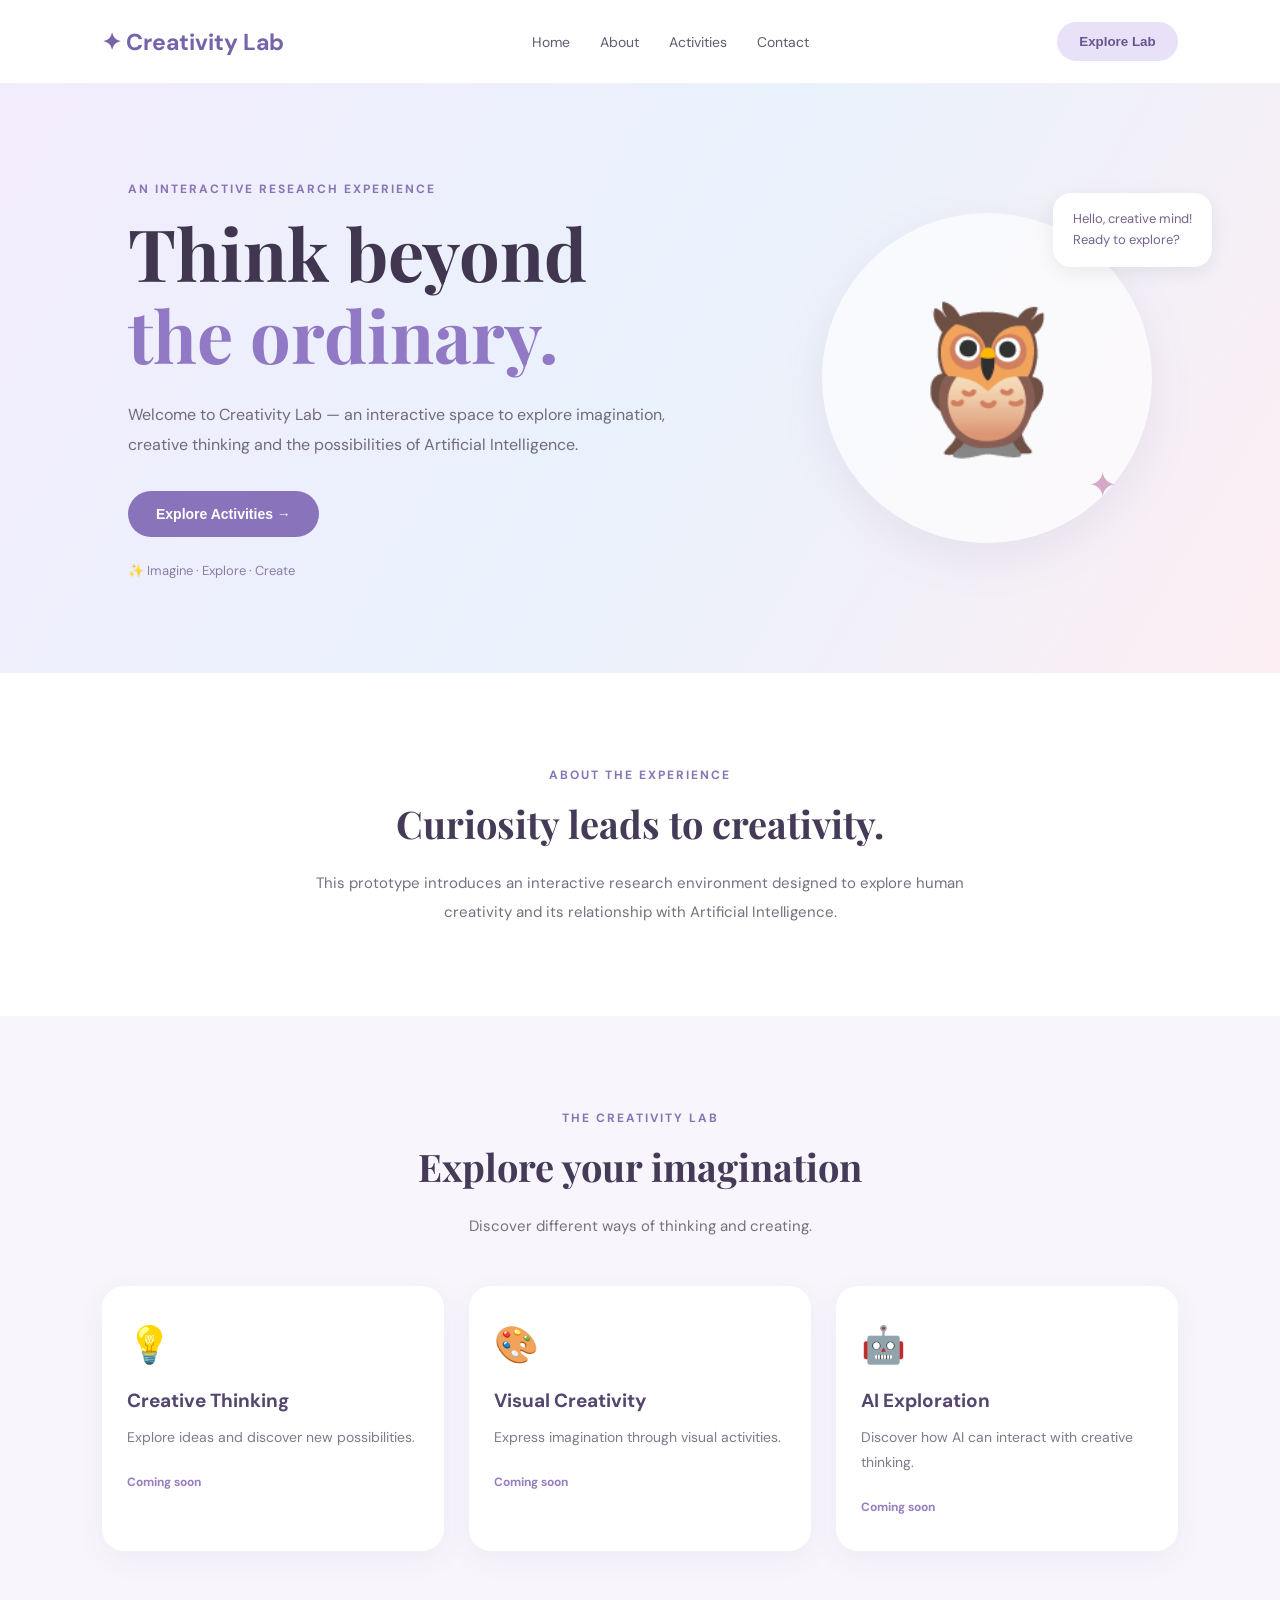
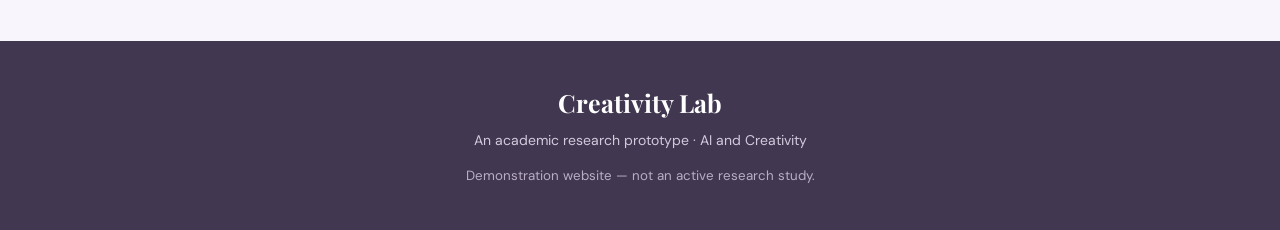
<file: index.html>
<!DOCTYPE html>
<html lang="en">
<head>
    <meta charset="UTF-8">
    <meta name="viewport" content="width=device-width, initial-scale=1.0">
    <title>Creativity Lab | AI and Creativity</title>
    <link rel="stylesheet" href="style.css">
</head>

<body>

    <header class="navbar">
        <div class="logo">✦ Creativity Lab</div>

        <nav>
            <a href="#home">Home</a>
            <a href="#about">About</a>
            <a href="#activities">Activities</a>
            <a href="#contact">Contact</a>
        </nav>

        <button class="nav-button">Explore Lab</button>
    </header>

    <main>
        <section class="hero" id="home">

            <div class="hero-content">
                <span class="tag">AN INTERACTIVE RESEARCH EXPERIENCE</span>

                <h1>
                    Think beyond<br>
                    <span>the ordinary.</span>
                </h1>

                <p>
                    Welcome to Creativity Lab — an interactive space
                    to explore imagination, creative thinking and the
                    possibilities of Artificial Intelligence.
                </p>

                <button class="primary-button"
                    onclick="document.getElementById('activities').scrollIntoView({behavior:'smooth'})">
                    Explore Activities →
                </button>

                <div class="hero-note">
                    ✨ Imagine · Explore · Create
                </div>
            </div>

            <div class="owl-container">
                <div class="owl">🦉</div>
                <div class="speech">
                    Hello, creative mind!<br>
                    Ready to explore?
                </div>
                <div class="sparkle">✦</div>
            </div>

        </section>

        <section class="about" id="about">
            <span class="tag">ABOUT THE EXPERIENCE</span>
            <h2>Curiosity leads to creativity.</h2>
            <p>
                This prototype introduces an interactive research
                environment designed to explore human creativity
                and its relationship with Artificial Intelligence.
            </p>
        </section>

        <section class="activities" id="activities">
            <span class="tag">THE CREATIVITY LAB</span>
            <h2>Explore your imagination</h2>
            <p>Discover different ways of thinking and creating.</p>

            <div class="activity-grid">

                <div class="activity-card">
                    <div class="card-icon">💡</div>
                    <h3>Creative Thinking</h3>
                    <p>Explore ideas and discover new possibilities.</p>
                    <span>Coming soon</span>
                </div>

                <div class="activity-card">
                    <div class="card-icon">🎨</div>
                    <h3>Visual Creativity</h3>
                    <p>Express imagination through visual activities.</p>
                    <span>Coming soon</span>
                </div>

                <div class="activity-card">
                    <div class="card-icon">🤖</div>
                    <h3>AI Exploration</h3>
                    <p>Discover how AI can interact with creative thinking.</p>
                    <span>Coming soon</span>
                </div>

            </div>
        </section>

        <footer id="contact">
            <h3>Creativity Lab</h3>
            <p>An academic research prototype · AI and Creativity</p>
            <small>Demonstration website — not an active research study.</small>
        </footer>

    </main>

</body>
</html>
</file>
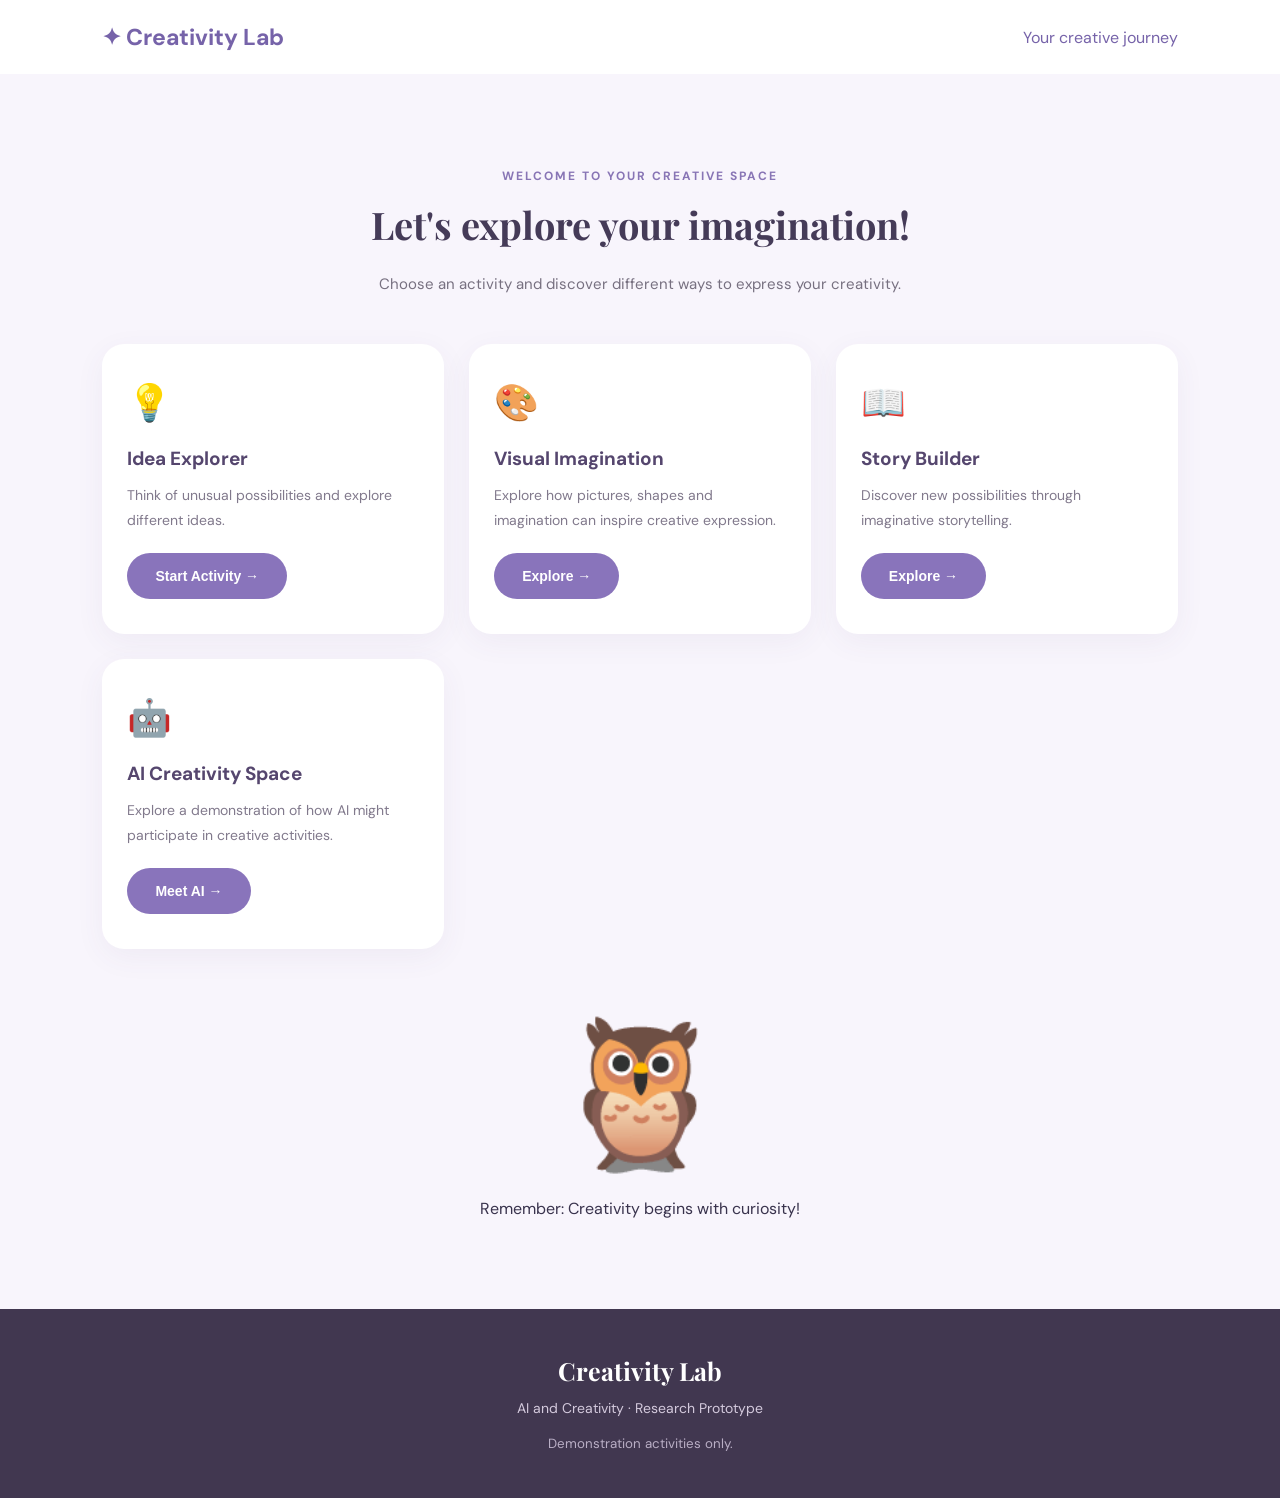
<file: activities.html>
<!DOCTYPE html>
<html lang="en">
<head>
    <meta charset="UTF-8">
    <meta name="viewport" content="width=device-width, initial-scale=1.0">
    <title>Creativity Activities | Creativity Lab</title>
    <link rel="stylesheet" href="style.css">
</head>

<body>

    <header class="navbar">
        <div class="logo">✦ Creativity Lab</div>
        <span style="color:#7663A9;">Your creative journey</span>
    </header>

    <main class="activities">

        <span class="tag">WELCOME TO YOUR CREATIVE SPACE</span>

        <h2>Let's explore your imagination!</h2>

        <p>
            Choose an activity and discover different ways
            to express your creativity.
        </p>

        <div class="activity-grid">

            <div class="activity-card">
                <div class="card-icon">💡</div>
                <h3>Idea Explorer</h3>
                <p>
                    Think of unusual possibilities and explore
                    different ideas.
                </p>
                <a href="task.html">
                    <button class="primary-button">Start Activity →</button>
                </a>
            </div>

            <div class="activity-card">
                <div class="card-icon">🎨</div>
                <h3>Visual Imagination</h3>
                <p>
                    Explore how pictures, shapes and imagination
                    can inspire creative expression.
                </p>
                <a href="visual.html">
                    <button class="primary-button">Explore →</button>
                </a>
            </div>

            <div class="activity-card">
                <div class="card-icon">📖</div>
                <h3>Story Builder</h3>
                <p>
                    Discover new possibilities through imaginative
                    storytelling.
                </p>
                <a href="story.html">
                    <button class="primary-button">Explore →</button>
                </a>
            </div>

            <div class="activity-card">
                <div class="card-icon">🤖</div>
                <h3>AI Creativity Space</h3>
                <p>
                    Explore a demonstration of how AI might
                    participate in creative activities.
                </p>
                <a href="ai-assistant.html">
                    <button class="primary-button">Meet AI →</button>
                </a>
            </div>

        </div>

        <div style="margin-top:50px;">
            <div class="owl">🦉</div>
            <p style="margin-top:10px;">
                Remember: Creativity begins with curiosity!
            </p>
        </div>

    </main>

    <footer>
        <h3>Creativity Lab</h3>
        <p>AI and Creativity · Research Prototype</p>
        <small>Demonstration activities only.</small>
    </footer>

</body>
</html>
</file>
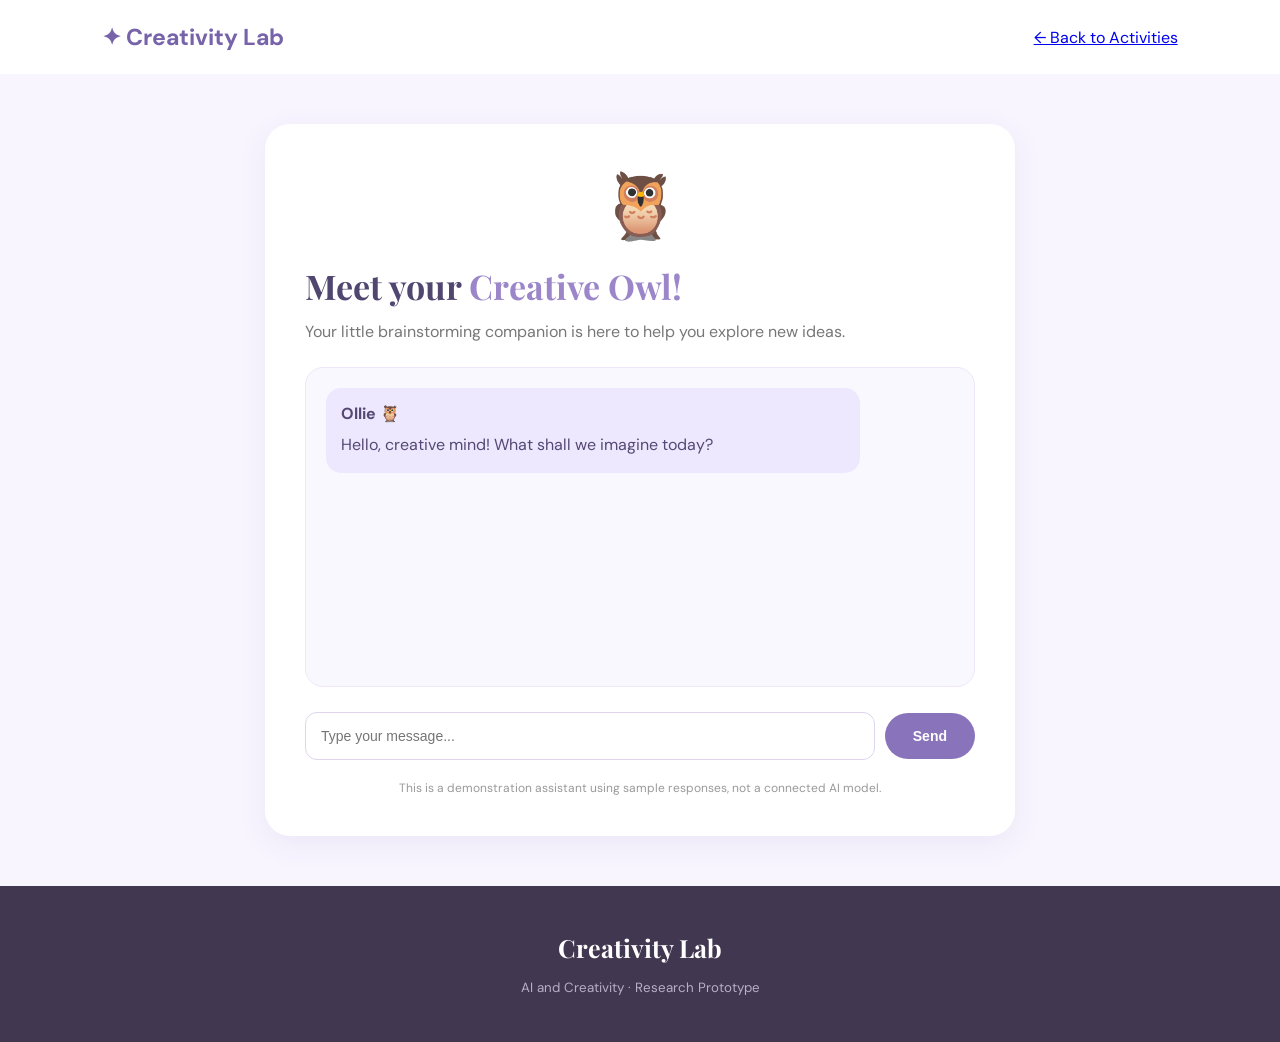
<file: ai-assistant.html>
<!DOCTYPE html>
<html lang="en">
<head>
    <meta charset="UTF-8">
    <meta name="viewport" content="width=device-width, initial-scale=1.0">
    <title>AI Creativity Space | Creativity Lab</title>
    <link rel="stylesheet" href="style.css">
</head>

<body>

    <header class="navbar">
        <div class="logo">✦ Creativity Lab</div>
        <a href="activities.html">← Back to Activities</a>
    </header>

    <main class="details-page">

        <div class="details-card task-card">

            <div class="owl-avatar">🦉</div>

            <h1>Meet your <span>Creative Owl!</span></h1>

            <p class="consent-intro">
                Your little brainstorming companion is here to help
                you explore new ideas.
            </p>

            <div class="chat-window" id="chatWindow">
                <div class="owl-message">
                    <strong>Ollie 🦉</strong>
                    <p>Hello, creative mind! What shall we imagine today?</p>
                </div>
            </div>

            <div class="chat-input-area">
                <input
                    type="text"
                    id="userMessage"
                    placeholder="Type your message..."
                >

                <button class="primary-button" id="sendBtn">
                    Send
                </button>
            </div>

            <p class="demo-note">
                This is a demonstration assistant using sample responses,
                not a connected AI model.
            </p>

        </div>

    </main>

    <footer>
        <h3>Creativity Lab</h3>
        <small>AI and Creativity · Research Prototype</small>
    </footer>

    <script>
        const chatWindow = document.getElementById("chatWindow");
        const userMessage = document.getElementById("userMessage");
        const sendBtn = document.getElementById("sendBtn");

        function sendMessage() {
            const message = userMessage.value.trim();

            if (message === "") return;

            const userBubble = document.createElement("div");
            userBubble.className = "user-message";
            userBubble.textContent = message;
            chatWindow.appendChild(userBubble);

            userMessage.value = "";

            const owlBubble = document.createElement("div");
            owlBubble.className = "owl-message";

            const heading = document.createElement("strong");
            heading.textContent = "Ollie 🦉";

            const reply = document.createElement("p");

            const responses = [
                "That's an interesting thought! What other possibilities can you imagine?",
                "Wonderful! Try looking at the idea from a completely different perspective.",
                "What if you combined that idea with something unexpected?",
                "I love your imagination! Can you think of three more possibilities?",
                "Let's explore that further. What is one unusual way to develop your idea?"
            ];

            reply.textContent =
                responses[Math.floor(Math.random() * responses.length)];

            owlBubble.appendChild(heading);
            owlBubble.appendChild(reply);

            setTimeout(function() {
                chatWindow.appendChild(owlBubble);
                chatWindow.scrollTop = chatWindow.scrollHeight;
            }, 400);

            chatWindow.scrollTop = chatWindow.scrollHeight;
        }

        sendBtn.addEventListener("click", sendMessage);

        userMessage.addEventListener("keydown", function(event) {
            if (event.key === "Enter") {
                sendMessage();
            }
        });
    </script>

</body>
</html>
</file>
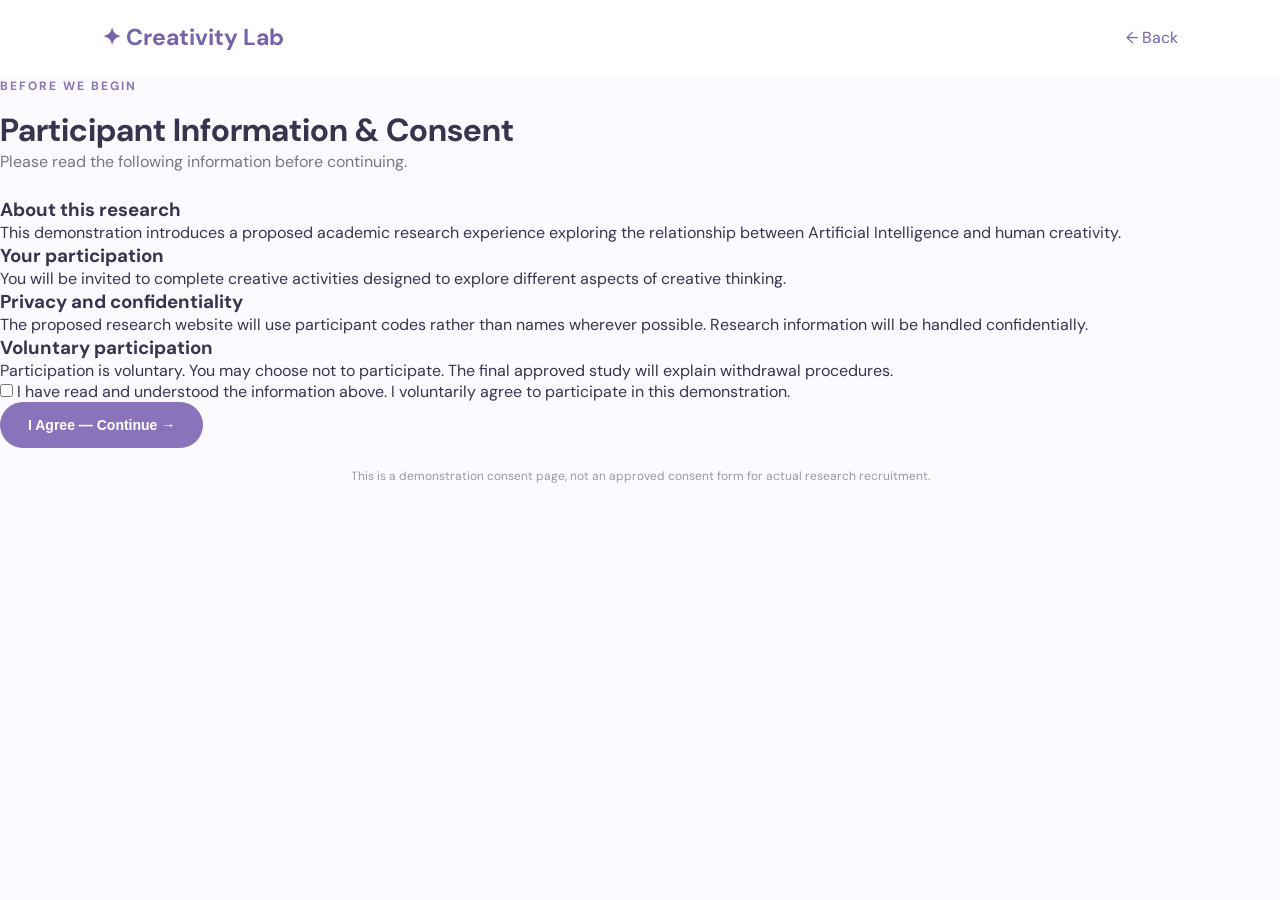
<file: consent.html>
<!DOCTYPE html>
<html lang="en">
<head>
    <meta charset="UTF-8">
    <meta name="viewport" content="width=device-width, initial-scale=1.0">
    <title>Research Consent | Creativity Lab</title>
    <link rel="stylesheet" href="style.css">
</head>

<body>

    <header class="navbar">
        <div class="logo">✦ Creativity Lab</div>
        <a href="welcome.html" style="text-decoration:none;color:#7663A9;">
            ← Back
        </a>
    </header>

    <main class="consent-page">

        <div class="consent-card">

            <span class="tag">BEFORE WE BEGIN</span>

            <h1>Participant <span>Information & Consent</span></h1>

            <p class="consent-intro">
                Please read the following information before continuing.
            </p>

            <div class="consent-section">
                <h3>About this research</h3>
                <p>
                    This demonstration introduces a proposed academic
                    research experience exploring the relationship between
                    Artificial Intelligence and human creativity.
                </p>
            </div>

            <div class="consent-section">
                <h3>Your participation</h3>
                <p>
                    You will be invited to complete creative activities
                    designed to explore different aspects of creative thinking.
                </p>
            </div>

            <div class="consent-section">
                <h3>Privacy and confidentiality</h3>
                <p>
                    The proposed research website will use participant
                    codes rather than names wherever possible. Research
                    information will be handled confidentially.
                </p>
            </div>

            <div class="consent-section">
                <h3>Voluntary participation</h3>
                <p>
                    Participation is voluntary. You may choose not to
                    participate. The final approved study will explain
                    withdrawal procedures.
                </p>
            </div>

            <div class="consent-check">
                <input type="checkbox" id="agree">
                <label for="agree">
                    I have read and understood the information above.
                    I voluntarily agree to participate in this demonstration.
                </label>
            </div>

            <button class="primary-button" id="continueBtn" disabled
                onclick="continueToDetails()">
                I Agree — Continue →
            </button>

            <p class="demo-note">
                This is a demonstration consent page, not an approved
                consent form for actual research recruitment.
            </p>

        </div>

    </main>

    <script>
        const agree = document.getElementById("agree");
        const continueBtn = document.getElementById("continueBtn");

        agree.addEventListener("change", function() {
            continueBtn.disabled = !agree.checked;
        });

        function continueToDetails() {
            if (agree.checked) {
                window.location.href = "details.html";
            }
        }
    </script>

</body>
</html>
</file>
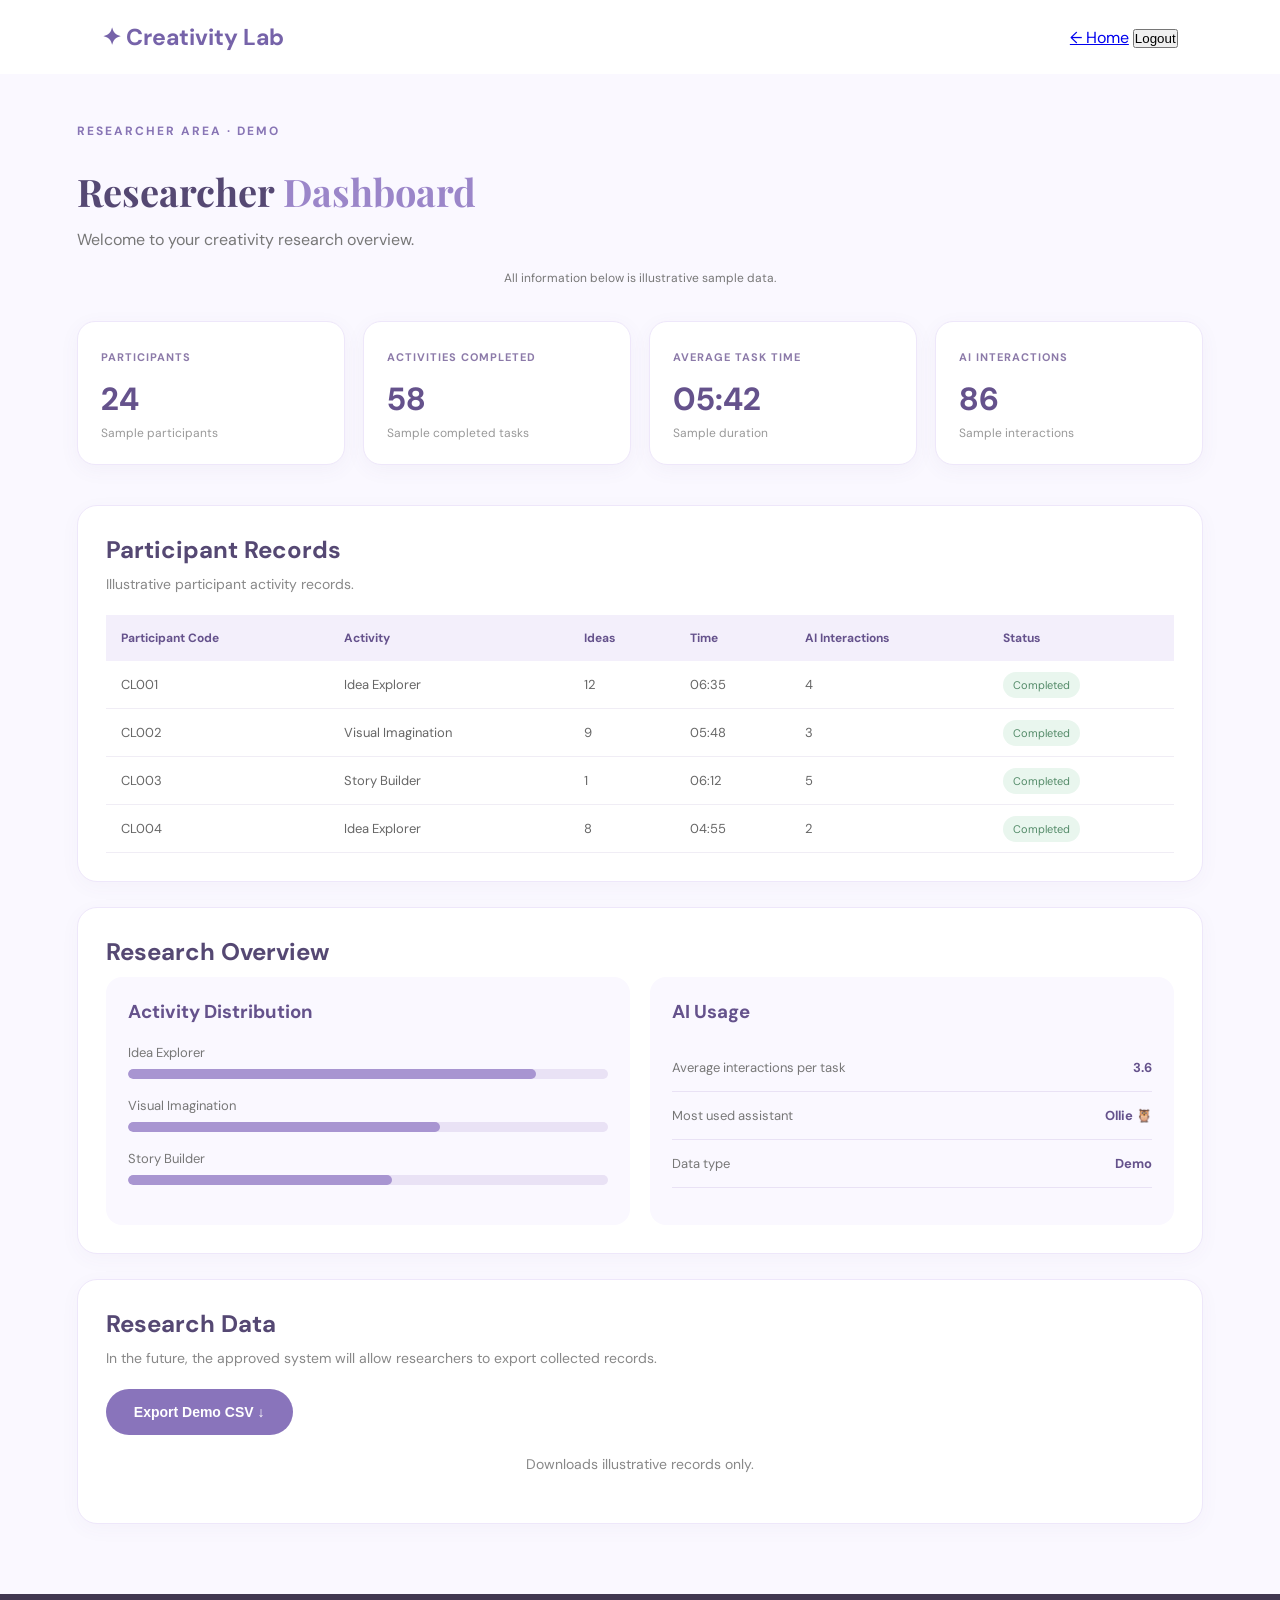
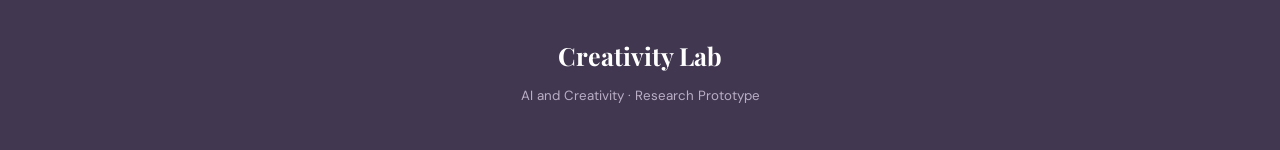
<file: dashboard.html>
<!DOCTYPE html>
<html lang="en">
<head>
    <meta charset="UTF-8">
    <meta name="viewport" content="width=device-width, initial-scale=1.0">
    <title>Researcher Dashboard | Creativity Lab</title>
    <link rel="stylesheet" href="style.css">
</head>

<body> 
    <script>
function logoutResearcher() {
    window.location.href = "researcher-login.html";
}
</script>

<header class="navbar">
    <div class="logo">✦ Creativity Lab</div>

    <div>
        <a href="index.html">← Home</a>
        <button onclick="logoutResearcher()" class="logout-button">
            Logout
        </button>
    </div>
</header>

<main class="dashboard-page">

    <section class="dashboard-heading">
        <span class="tag">RESEARCHER AREA · DEMO</span>
        <h1>Researcher <span>Dashboard</span></h1>
        <p>Welcome to your creativity research overview.</p>
        <p class="demo-note">All information below is illustrative sample data.</p>
    </section>

    <section class="dashboard-stats">

        <div class="stat-card">
            <span>PARTICIPANTS</span>
            <h2 id="participantCount">24</h2>
            <p>Sample participants</p>
        </div>

        <div class="stat-card">
            <span>ACTIVITIES COMPLETED</span>
            <h2 id="activityCount">58</h2>
            <p>Sample completed tasks</p>
        </div>

        <div class="stat-card">
            <span>AVERAGE TASK TIME</span>
            <h2>05:42</h2>
            <p>Sample duration</p>
        </div>

        <div class="stat-card">
            <span>AI INTERACTIONS</span>
            <h2>86</h2>
            <p>Sample interactions</p>
        </div>

    </section>

    <section class="dashboard-section">
        <h2>Participant Records</h2>
        <p>Illustrative participant activity records.</p>

        <div class="table-container">
            <table>
                <thead>
                    <tr>
                        <th>Participant Code</th>
                        <th>Activity</th>
                        <th>Ideas</th>
                        <th>Time</th>
                        <th>AI Interactions</th>
                        <th>Status</th>
                    </tr>
                </thead>

                <tbody id="participantTable">
                    <tr>
                        <td>CL001</td>
                        <td>Idea Explorer</td>
                        <td>12</td>
                        <td>06:35</td>
                        <td>4</td>
                        <td><span class="status-complete">Completed</span></td>
                    </tr>

                    <tr>
                        <td>CL002</td>
                        <td>Visual Imagination</td>
                        <td>9</td>
                        <td>05:48</td>
                        <td>3</td>
                        <td><span class="status-complete">Completed</span></td>
                    </tr>

                    <tr>
                        <td>CL003</td>
                        <td>Story Builder</td>
                        <td>1</td>
                        <td>06:12</td>
                        <td>5</td>
                        <td><span class="status-complete">Completed</span></td>
                    </tr>

                    <tr>
                        <td>CL004</td>
                        <td>Idea Explorer</td>
                        <td>8</td>
                        <td>04:55</td>
                        <td>2</td>
                        <td><span class="status-complete">Completed</span></td>
                    </tr>
                </tbody>
            </table>
        </div>
    </section>

    <section class="dashboard-section">
        <h2>Research Overview</h2>

        <div class="overview-grid">

            <div class="overview-card">
                <h3>Activity Distribution</h3>
                <div class="bar-item">
                    <span>Idea Explorer</span>
                    <div class="bar"><div style="width:85%"></div></div>
                </div>
                <div class="bar-item">
                    <span>Visual Imagination</span>
                    <div class="bar"><div style="width:65%"></div></div>
                </div>
                <div class="bar-item">
                    <span>Story Builder</span>
                    <div class="bar"><div style="width:55%"></div></div>
                </div>
            </div>

            <div class="overview-card">
                <h3>AI Usage</h3>
                <div class="ai-stat">
                    <span>Average interactions per task</span>
                    <strong>3.6</strong>
                </div>
                <div class="ai-stat">
                    <span>Most used assistant</span>
                    <strong>Ollie 🦉</strong>
                </div>
                <div class="ai-stat">
                    <span>Data type</span>
                    <strong>Demo</strong>
                </div>
            </div>

        </div>
    </section>

    <section class="dashboard-section">
        <h2>Research Data</h2>
        <p>In the future, the approved system will allow researchers to export collected records.</p>

        <button class="primary-button" id="exportBtn">
            Export Demo CSV ↓
        </button>
        <p class="demo-note" id="exportMessage">
            Downloads illustrative records only.
        </p>
    </section>

</main>

<footer>
    <h3>Creativity Lab</h3>
    <small>AI and Creativity · Research Prototype</small>
</footer>

<script>
    const sampleRecords = [
        ["CL001", "Idea Explorer", 12, "06:35", 4, "Completed"],
        ["CL002", "Visual Imagination", 9, "05:48", 3, "Completed"],
        ["CL003", "Story Builder", 1, "06:12", 5, "Completed"],
        ["CL004", "Idea Explorer", 8, "04:55", 2, "Completed"]
    ];

    document.getElementById("exportBtn").addEventListener("click", function() {

        const headings = [
            "Participant Code",
            "Activity",
            "Ideas",
            "Time",
            "AI Interactions",
            "Status"
        ];

        const csv = [headings, ...sampleRecords]
            .map(row => row.map(value =>
                '"' + String(value).replace(/"/g, '""') + '"'
            ).join(","))
            .join("\n");

        const blob = new Blob([csv], {type: "text/csv;charset=utf-8;"});
        const url = URL.createObjectURL(blob);

        const link = document.createElement("a");
        link.href = url;
        link.download = "creativity-lab-demo-records.csv";
        link.click();

        URL.revokeObjectURL(url);

        document.getElementById("exportMessage").textContent =
            "Your illustrative CSV file has been downloaded.";
    });
</script>

</body>
</html>
</file>
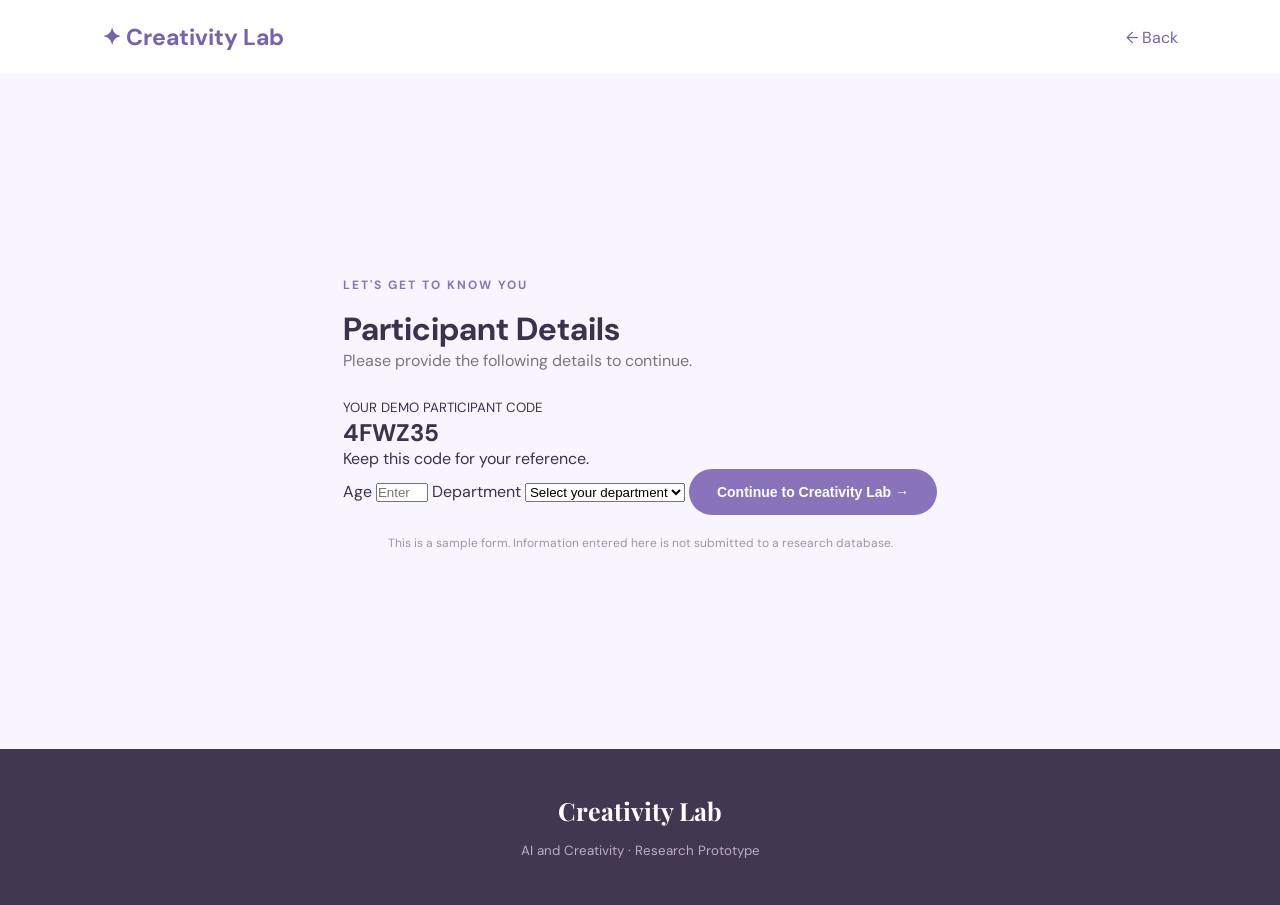
<file: details.html>
<!DOCTYPE html>
<html lang="en">
<head>
    <meta charset="UTF-8">
    <meta name="viewport" content="width=device-width, initial-scale=1.0">
    <title>Participant Details | Creativity Lab</title>
    <link rel="stylesheet" href="style.css">
</head>

<body>

    <header class="navbar">
        <div class="logo">✦ Creativity Lab</div>
        <a href="consent.html" style="text-decoration:none;color:#7663A9;">
            ← Back
        </a>
    </header>

    <main class="details-page">
        <div class="details-card">

            <span class="tag">LET'S GET TO KNOW YOU</span>

            <h1>Participant <span>Details</span></h1>

            <p class="consent-intro">
                Please provide the following details to continue.
            </p>

            <div class="participant-code">
                <small>YOUR DEMO PARTICIPANT CODE</small>
                <h2 id="participantCode">Generating...</h2>
                <p>Keep this code for your reference.</p>
            </div>

            <form id="detailsForm">

                <label for="age">Age</label>
                <input type="number" id="age" min="18" max="100"
                    placeholder="Enter your age" required>

                <label for="department">Department</label>
                <select id="department" required>
                    <option value="">Select your department</option>
                    <option>Humanities</option>
                    <option>Engineering</option>
                    <option>Medical</option>
                    <option>Other</option>
                </select>

                <button type="submit" class="primary-button">
                    Continue to Creativity Lab →
                </button>

            </form>

            <p class="demo-note">
                This is a sample form. Information entered here is not
                submitted to a research database.
            </p>

        </div>
    </main>

    <footer>
        <h3>Creativity Lab</h3>
        <small>AI and Creativity · Research Prototype</small>
    </footer>

    <script>
        function generateCode() {
            const characters = "ABCDEFGHJKLMNPQRSTUVWXYZ23456789";
            let code = "";

            for (let i = 0; i < 6; i++) {
                code += characters.charAt(
                    Math.floor(Math.random() * characters.length)
                );
            }

            return code;
        }

        const participantCode = generateCode();

        document.getElementById("participantCode").textContent =
            participantCode;

        document.getElementById("detailsForm").addEventListener("submit",
            function(event) {
                event.preventDefault();

                const participant = {
                    code: participantCode,
                    age: document.getElementById("age").value,
                    department: document.getElementById("department").value
                };

                sessionStorage.setItem(
                    "demoParticipant",
                    JSON.stringify(participant)
                );

                window.location.href = "activities.html";
            }
        );
    </script>

</body>
</html>
</file>
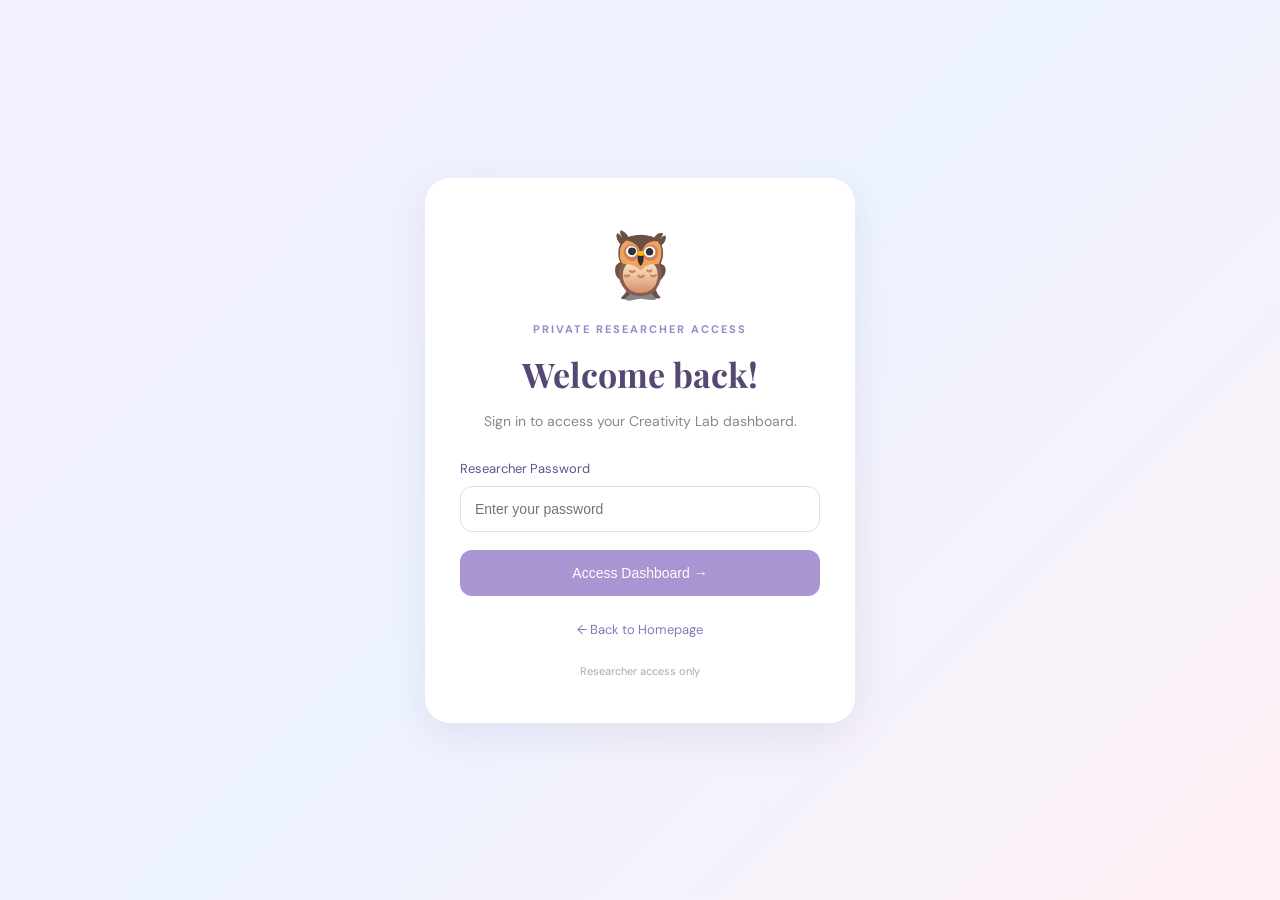
<file: researcher-login.html>
<!DOCTYPE html>
<html lang="en">
<head>
    <meta charset="UTF-8">
    <meta name="viewport" content="width=device-width, initial-scale=1.0">
    <title>Researcher Login | Creativity Lab</title>
    <link rel="stylesheet" href="style.css">
</head>

<body>

    <div class="login-container">

        <div class="login-card">

            <div class="login-owl">🦉</div>

            <p class="login-label">PRIVATE RESEARCHER ACCESS</p>

            <h1>Welcome back!</h1>

            <p class="login-description">
                Sign in to access your Creativity Lab dashboard.
            </p>

            <form id="loginForm">

                <label for="password">Researcher Password</label>

                <input
                    type="password"
                    id="password"
                    placeholder="Enter your password"
                    required
                >

                <p id="errorMessage" class="login-error"></p>

                <button type="submit" class="login-button">
                    Access Dashboard →
                </button>

            </form>

            <a href="index.html" class="back-home">
                ← Back to Homepage
            </a>

            <p class="login-note">
                Researcher access only
            </p>

        </div>

    </div>

    <script>
        const researcherPassword = "Owl2026!";

        document.getElementById("loginForm").addEventListener("submit", function(event) {
            event.preventDefault();

            const enteredPassword = document.getElementById("password").value;
            const errorMessage = document.getElementById("errorMessage");

            if (enteredPassword === researcherPassword) {
                window.location.href = "dashboard.html";
            } else {
                errorMessage.textContent = "Incorrect password. Please try again.";
            }
        });
    </script>

</body>
</html>
</file>
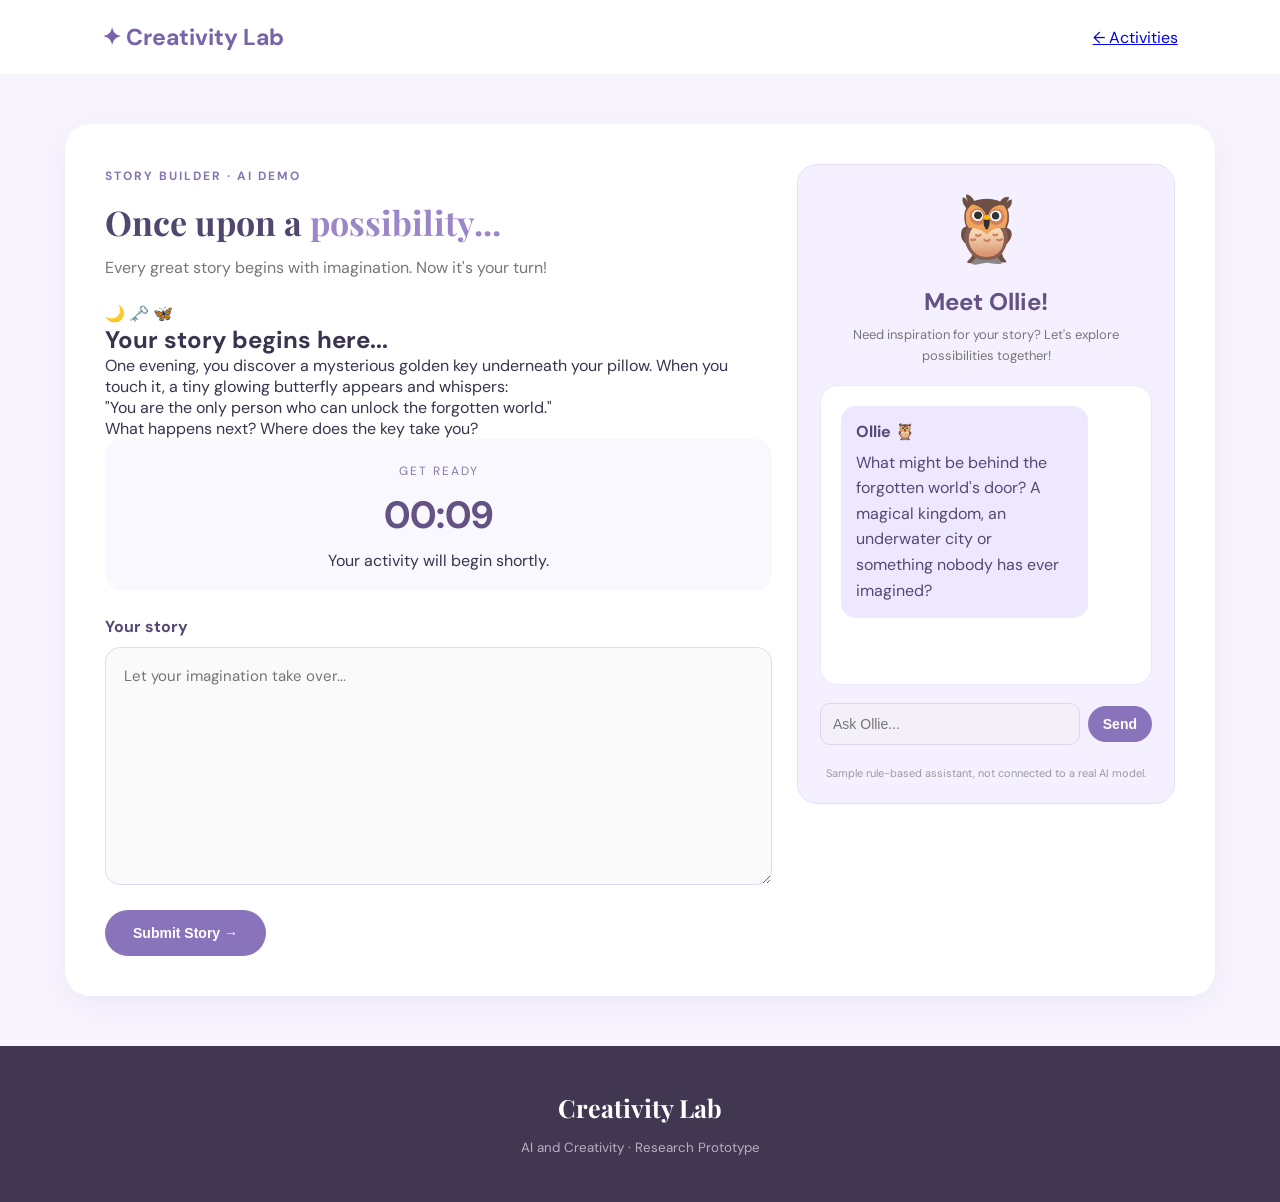
<file: story.html>
<!DOCTYPE html>
<html lang="en">
<head>
    <meta charset="UTF-8">
    <meta name="viewport" content="width=device-width, initial-scale=1.0">
    <title>Story Builder | Creativity Lab</title>
    <link rel="stylesheet" href="style.css">
</head>

<body>

<header class="navbar">
    <div class="logo">✦ Creativity Lab</div>
    <a href="activities.html">← Activities</a>
</header>

<main class="details-page">

<div class="details-card task-card ai-task-layout">

    <section class="task-main">

        <span class="tag">STORY BUILDER · AI DEMO</span>

        <h1>Once upon a <span>possibility...</span></h1>

        <p class="consent-intro">
            Every great story begins with imagination.
            Now it's your turn!
        </p>

        <div class="story-prompt">
            <div class="story-emoji">🌙 🗝️ 🦋</div>

            <h2>Your story begins here...</h2>

            <p>
                One evening, you discover a mysterious golden key
                underneath your pillow. When you touch it, a tiny
                glowing butterfly appears and whispers:
            </p>

            <blockquote>
                "You are the only person who can unlock the forgotten world."
            </blockquote>

            <p>
                What happens next? Where does the key take you?
            </p>
        </div>

        <div class="timer-box">
            <span id="timerLabel">GET READY</span>
            <h2 id="timer">00:10</h2>
            <p id="timerMessage">Your activity will begin shortly.</p>
        </div>

        <label for="storyText">Your story</label>

        <textarea id="storyText" rows="10"
            placeholder="Let your imagination take over..."
            disabled></textarea>

        <button class="primary-button" id="submitBtn" disabled>
            Submit Story →
        </button>

        <div id="completion" class="completion-message" hidden>
            <h2>What a wonderful adventure! ✨</h2>
            <p id="completionMessage"></p>

            <button class="primary-button"
                onclick="window.location.href='activities.html'">
                Back to Activities
            </button>
        </div>

    </section>

    <aside class="owl-panel">

        <div class="owl-avatar">🦉</div>

        <h2>Meet Ollie!</h2>

        <p class="owl-intro">
            Need inspiration for your story?
            Let's explore possibilities together!
        </p>

        <div class="chat-window" id="chatWindow">
            <div class="owl-message">
                <strong>Ollie 🦉</strong>
                <p>
                    What might be behind the forgotten world's door?
                    A magical kingdom, an underwater city or something
                    nobody has ever imagined?
                </p>
            </div>
        </div>

        <div class="chat-input-area">
            <input type="text" id="userMessage"
                placeholder="Ask Ollie..." disabled>

            <button class="primary-button" id="sendBtn" disabled>
                Send
            </button>
        </div>

        <p class="demo-note">
            Sample rule-based assistant, not connected to a real AI model.
        </p>

    </aside>

</div>
</main>

<footer>
    <h3>Creativity Lab</h3>
    <small>AI and Creativity · Research Prototype</small>
</footer>

<script>

const PREPARATION_SECONDS = 10;
const TASK_MINUTES = 7;

let countdown = PREPARATION_SECONDS;
let timeLeft = TASK_MINUTES * 60;
let taskStarted = false;
let taskFinished = false;
let timerInterval;

const timer = document.getElementById("timer");
const timerLabel = document.getElementById("timerLabel");
const timerMessage = document.getElementById("timerMessage");

const storyText = document.getElementById("storyText");
const submitBtn = document.getElementById("submitBtn");

const userMessage = document.getElementById("userMessage");
const sendBtn = document.getElementById("sendBtn");
const chatWindow = document.getElementById("chatWindow");
const completion = document.getElementById("completion");

const records = {
    task: "Story Builder",
    taskOpenedAt: new Date().toISOString(),
    taskStartedAt: null,
    firstResponseAt: null,
    submittedAt: null,
    taskDurationSeconds: null,
    aiInteractions: []
};

function displayTime(seconds) {
    const minutes = Math.floor(seconds / 60);
    const remaining = seconds % 60;

    timer.textContent =
        String(minutes).padStart(2, "0") + ":" +
        String(remaining).padStart(2, "0");
}

// Preparation countdown
const preparationInterval = setInterval(function() {
    countdown--;
    displayTime(countdown);

    if (countdown <= 0) {
        clearInterval(preparationInterval);
        startTask();
    }
}, 1000);

// Start the seven-minute activity
function startTask() {
    taskStarted = true;
    records.taskStartedAt = new Date().toISOString();

    timerLabel.textContent = "TIME REMAINING";
    timerMessage.textContent = "Your storytelling challenge has started!";

    displayTime(timeLeft);

    storyText.disabled = false;
    submitBtn.disabled = false;
    userMessage.disabled = false;
    sendBtn.disabled = false;

    timerInterval = setInterval(function() {
        timeLeft--;
        displayTime(timeLeft);

        if (timeLeft <= 0) {
            finishTask("Your seven-minute storytelling activity has ended.");
        }
    }, 1000);
}

// Record first response
storyText.addEventListener("input", function() {
    if (!records.firstResponseAt && storyText.value.trim() !== "") {
        records.firstResponseAt = new Date().toISOString();
    }
});

// Complete activity
function finishTask(message) {
    if (taskFinished) return;

    taskFinished = true;
    clearInterval(timerInterval);

    records.submittedAt = new Date().toISOString();

    records.taskDurationSeconds = Math.round(
        (new Date(records.submittedAt) -
        new Date(records.taskStartedAt)) / 1000
    );

    storyText.disabled = true;
    submitBtn.disabled = true;
    userMessage.disabled = true;
    sendBtn.disabled = true;

    timerLabel.textContent = "ACTIVITY COMPLETED";
    timerMessage.textContent = "Thank you for participating!";

    document.getElementById("completionMessage").textContent = message;
    completion.hidden = false;

    sessionStorage.setItem(
        "storyBuilderDemo",
        JSON.stringify({
            records: records,
            response: storyText.value
        })
    );

    console.log("Story Builder demo record:", records);
}

submitBtn.addEventListener("click", function() {
    if (!taskStarted || taskFinished) return;

    if (storyText.value.trim() === "") {
        alert("Please write your story first.");
        return;
    }

    finishTask("Your story has been submitted successfully!");
});

// Chat messages
function addChatMessage(message, className) {
    const bubble = document.createElement("div");
    bubble.className = className;

    if (className === "owl-message") {
        const heading = document.createElement("strong");
        heading.textContent = "Ollie 🦉";
        bubble.appendChild(heading);
    }

    const paragraph = document.createElement("p");
    paragraph.textContent = message;
    bubble.appendChild(paragraph);

    chatWindow.appendChild(bubble);
    chatWindow.scrollTop = chatWindow.scrollHeight;
}

// Ollie's demonstration responses
function sendMessage() {
    const message = userMessage.value.trim();

    if (!message || !taskStarted || taskFinished) return;

    addChatMessage(message, "user-message");

    records.aiInteractions.push({
        message: message,
        timestamp: new Date().toISOString()
    });

    const lower = message.toLowerCase();

    const responses = [
        "What if the forgotten world has a completely different sky? What might it look like?",
        "Imagine the butterfly has a secret. What could it be hiding?",
        "Could your main character meet someone unexpected along the journey?",
        "What if the golden key opens a door that leads to a different time?",
        "Think about giving your story an unexpected twist. What might surprise the reader?"
    ];

    let response;

    if (lower.includes("ending")) {
        response = "What if the ending reveals that the forgotten world was connected to the character's own past?";
    } else if (lower.includes("character")) {
        response = "Your character could be a curious explorer, a talking animal or someone who discovers a hidden ability. What makes your character unique?";
    } else if (lower.includes("butterfly")) {
        response = "Perhaps the butterfly is a messenger, a guardian or even the ruler of the forgotten world. What secret might it carry?";
    } else if (lower.includes("help")) {
        response = "Try imagining what your character sees, hears and feels after entering the forgotten world. What happens first?";
    } else {
        response = responses[Math.floor(Math.random() * responses.length)];
    }

    userMessage.value = "";

    setTimeout(function() {
        if (!taskFinished) {
            addChatMessage(response, "owl-message");
        }
    }, 400);
}

sendBtn.addEventListener("click", sendMessage);

userMessage.addEventListener("keydown", function(event) {
    if (event.key === "Enter") sendMessage();
});

displayTime(countdown);

</script>

</body>
</html>
</file>
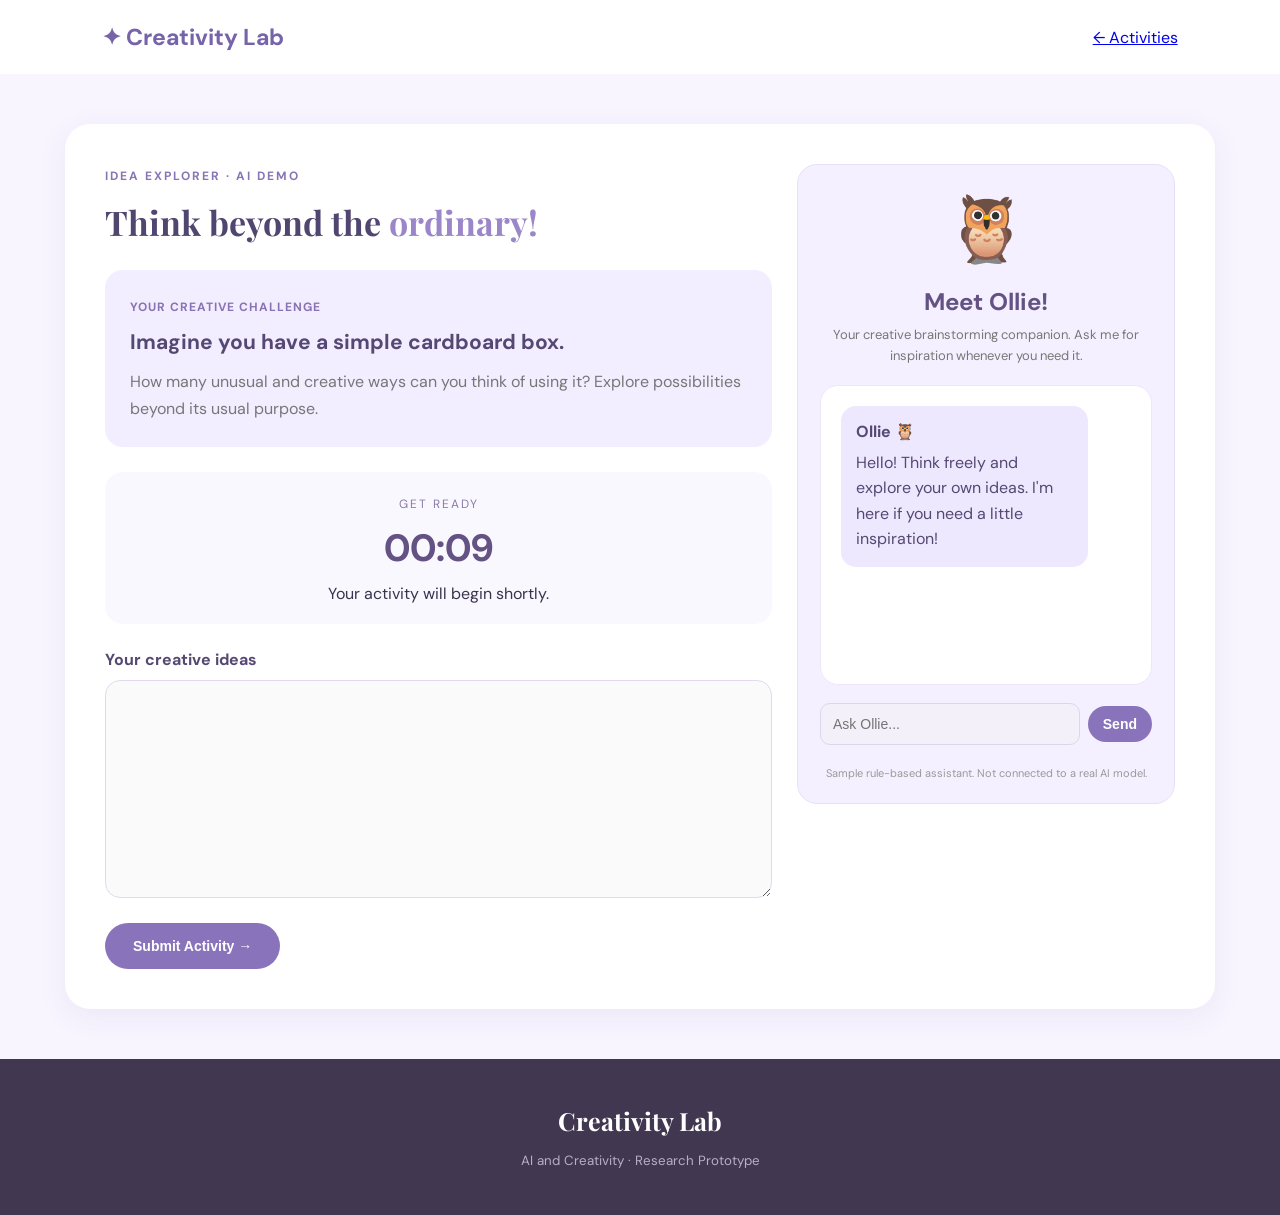
<file: task.html>
<!DOCTYPE html>
<html lang="en">
<head>
    <meta charset="UTF-8">
    <meta name="viewport" content="width=device-width, initial-scale=1.0">
    <title>Idea Explorer | Creativity Lab</title>
    <link rel="stylesheet" href="style.css">
</head>

<body>

<header class="navbar">
    <div class="logo">✦ Creativity Lab</div>
    <a href="activities.html">← Activities</a>
</header>

<main class="details-page">

    <div class="details-card task-card ai-task-layout">

        <div class="task-main">

            <span class="tag">IDEA EXPLORER · AI DEMO</span>

            <h1>Think beyond the <span>ordinary!</span></h1>

            <div class="task-prompt">
                <span>YOUR CREATIVE CHALLENGE</span>
                <h2>Imagine you have a simple cardboard box.</h2>
                <p>
                    How many unusual and creative ways can you
                    think of using it? Explore possibilities beyond
                    its usual purpose.
                </p>
            </div>

            <div class="timer-box">
                <span id="timerLabel">PREPARING TO BEGIN</span>
                <h2 id="timer">00:10</h2>
                <p id="timerMessage">Your activity will begin shortly.</p>
            </div>

            <label for="ideas">Your creative ideas</label>

            <textarea
                id="ideas"
                rows="9"
                placeholder="Your response area will open when the countdown ends..."
                disabled>
            </textarea>

            <button class="primary-button" id="submitBtn" disabled>
                Submit Activity →
            </button>

            <div id="completion" class="completion-message" hidden>
                <h2>Wonderful work! ✨</h2>
                <p id="completionMessage"></p>
                <button class="primary-button"
                    onclick="window.location.href='activities.html'">
                    Back to Activities
                </button>
            </div>

        </div>

        <aside class="owl-panel">

            <div class="owl-avatar">🦉</div>

            <h2>Meet Ollie!</h2>

            <p class="owl-intro">
                Your creative brainstorming companion.
                Ask me for inspiration whenever you need it.
            </p>

            <div class="chat-window" id="chatWindow">
                <div class="owl-message">
                    <strong>Ollie 🦉</strong>
                    <p>
                        Hello! Think freely and explore your own ideas.
                        I'm here if you need a little inspiration!
                    </p>
                </div>
            </div>

            <div class="chat-input-area">
                <input
                    type="text"
                    id="userMessage"
                    placeholder="Ask Ollie..."
                    disabled>
                <button class="primary-button" id="sendBtn" disabled>
                    Send
                </button>
            </div>

            <p class="demo-note">
                Sample rule-based assistant. Not connected to a real AI model.
            </p>

        </aside>

    </div>

</main>

<footer>
    <h3>Creativity Lab</h3>
    <small>AI and Creativity · Research Prototype</small>
</footer>

<script>
    // DEMONSTRATION SETTINGS
    const PREPARATION_SECONDS = 10;
    const TASK_MINUTES = 7;

    let countdown = PREPARATION_SECONDS;
    let timeLeft = TASK_MINUTES * 60;

    let taskStarted = false;
    let taskFinished = false;
    let timerInterval = null;

    const timer = document.getElementById("timer");
    const timerLabel = document.getElementById("timerLabel");
    const timerMessage = document.getElementById("timerMessage");

    const ideas = document.getElementById("ideas");
    const submitBtn = document.getElementById("submitBtn");

    const userMessage = document.getElementById("userMessage");
    const sendBtn = document.getElementById("sendBtn");
    const chatWindow = document.getElementById("chatWindow");

    const completion = document.getElementById("completion");

    // DEMONSTRATION TIMING RECORDS
    const records = {
        taskOpenedAt: new Date().toISOString(),
        taskStartedAt: null,
        firstResponseAt: null,
        submittedAt: null,
        taskDurationSeconds: null,
        responseCount: 0,
        aiInteractions: []
    };

    function displayTime(seconds) {
        const minutes = Math.floor(seconds / 60);
        const remainingSeconds = seconds % 60;

        timer.textContent =
            String(minutes).padStart(2, "0") + ":" +
            String(remainingSeconds).padStart(2, "0");
    }

    // TEN-SECOND PREPARATION COUNTDOWN
    timerLabel.textContent = "GET READY";

    const preparationInterval = setInterval(function() {

        countdown--;
        displayTime(countdown);

        if (countdown <= 0) {
            clearInterval(preparationInterval);
            startTask();
        }

    }, 1000);

    function startTask() {

        taskStarted = true;

        records.taskStartedAt = new Date().toISOString();

        timerLabel.textContent = "TIME REMAINING";
        timerMessage.textContent = "Your creativity challenge has started!";

        displayTime(timeLeft);

        ideas.disabled = false;
        ideas.placeholder = "Write your ideas here, one per line...";

        submitBtn.disabled = false;

        userMessage.disabled = false;
        sendBtn.disabled = false;

        timerInterval = setInterval(function() {

            timeLeft--;
            displayTime(timeLeft);

            if (timeLeft <= 0) {
                finishTask("Your seven-minute activity has ended.");
            }

        }, 1000);
    }

    // RECORD FIRST RESPONSE
    ideas.addEventListener("input", function() {

        if (!records.firstResponseAt && ideas.value.trim() !== "") {
            records.firstResponseAt = new Date().toISOString();
        }

    });

    function finishTask(message) {

        if (taskFinished) return;

        taskFinished = true;

        clearInterval(timerInterval);

        records.submittedAt = new Date().toISOString();

        records.taskDurationSeconds = Math.round(
            (new Date(records.submittedAt) -
            new Date(records.taskStartedAt)) / 1000
        );

        records.responseCount = ideas.value
            .split("\n")
            .filter(line => line.trim() !== "").length;

        ideas.disabled = true;
        submitBtn.disabled = true;

        userMessage.disabled = true;
        sendBtn.disabled = true;

        timerLabel.textContent = "ACTIVITY COMPLETED";
        timerMessage.textContent = "Thank you for participating!";

        completionMessage.textContent = message;
        completion.hidden = false;

        // DEMO ONLY: TEMPORARY BROWSER STORAGE
        sessionStorage.setItem(
            "ideaExplorerDemo",
            JSON.stringify({
                records: records,
                response: ideas.value,
                aiInteractions: records.aiInteractions
            })
        );

        console.log("Idea Explorer demonstration record:", records);
    }

    submitBtn.addEventListener("click", function() {

        if (!taskStarted) return;

        if (ideas.value.trim() === "") {
            alert("Please enter at least one idea.");
            return;
        }

        finishTask("Your demonstration response has been submitted!");
    });

    // OLLIE'S DEMONSTRATION CHAT
    function sendMessage() {

        const message = userMessage.value.trim();

        if (message === "" || taskFinished || !taskStarted) return;

        addChatMessage(message, "user-message");

        records.aiInteractions.push({
            message: message,
            timestamp: new Date().toISOString()
        });

        const lower = message.toLowerCase();

        let response;

                const responseGroups = {
    box: [
        "What if the box became something useful in nature, like a mini greenhouse?",
        "Imagine transforming it into a tiny theatre. What could its stage look like?",
        "Could the box become something wearable, decorative or even interactive?",
        "Think about changing its size or shape. What new possibilities appear?"
    ],

    idea: [
        "Try combining two unrelated things. What surprising creation could emerge?",
        "Imagine an idea that solves a problem nobody has thought about yet.",
        "What would your idea look like in a world 100 years from now?",
        "Could you turn an ordinary object into something completely unexpected?"
    ],

    help: [
        "Start by changing the object's usual purpose. What else could it do?",
        "Think about nature, art, technology and everyday life. Can you connect two of them?",
        "Try imagining something impossible first. Then see whether you can make it practical.",
        "What is the strangest possibility you can think of?"
    ],

    general: [
        "That's an interesting direction! What could happen if you developed it further?",
        "What if you looked at the same problem from another person's perspective?",
        "Could you combine that thought with something completely unrelated?",
        "What is one possibility you haven't explored yet?",
        "Interesting! Can you think of a more unusual version of that idea?"
    ]
};

let group = "general";

if (lower.includes("box")) {
    group = "box";
} else if (lower.includes("idea") || lower.includes("creative")) {
    group = "idea";
} else if (lower.includes("help")) {
    group = "help";
}

const options = responseGroups[group];
response = options[Math.floor(Math.random() * options.length)];


        userMessage.value = "";

        setTimeout(function() {
            addChatMessage(response, "owl-message");
        }, 400);
    }

    function addChatMessage(message, className) {

        const bubble = document.createElement("div");
        bubble.className = className;

        if (className === "owl-message") {
            const heading = document.createElement("strong");
            heading.textContent = "Ollie 🦉";
            bubble.appendChild(heading);
        }

        const paragraph = document.createElement("p");
        paragraph.textContent = message;

        bubble.appendChild(paragraph);
        chatWindow.appendChild(bubble);

        chatWindow.scrollTop = chatWindow.scrollHeight;
    }

    sendBtn.addEventListener("click", sendMessage);

    userMessage.addEventListener("keydown", function(event) {
        if (event.key === "Enter") sendMessage();
    });

    // Initial display
    displayTime(countdown);

</script>

</body>
</html>
</file>
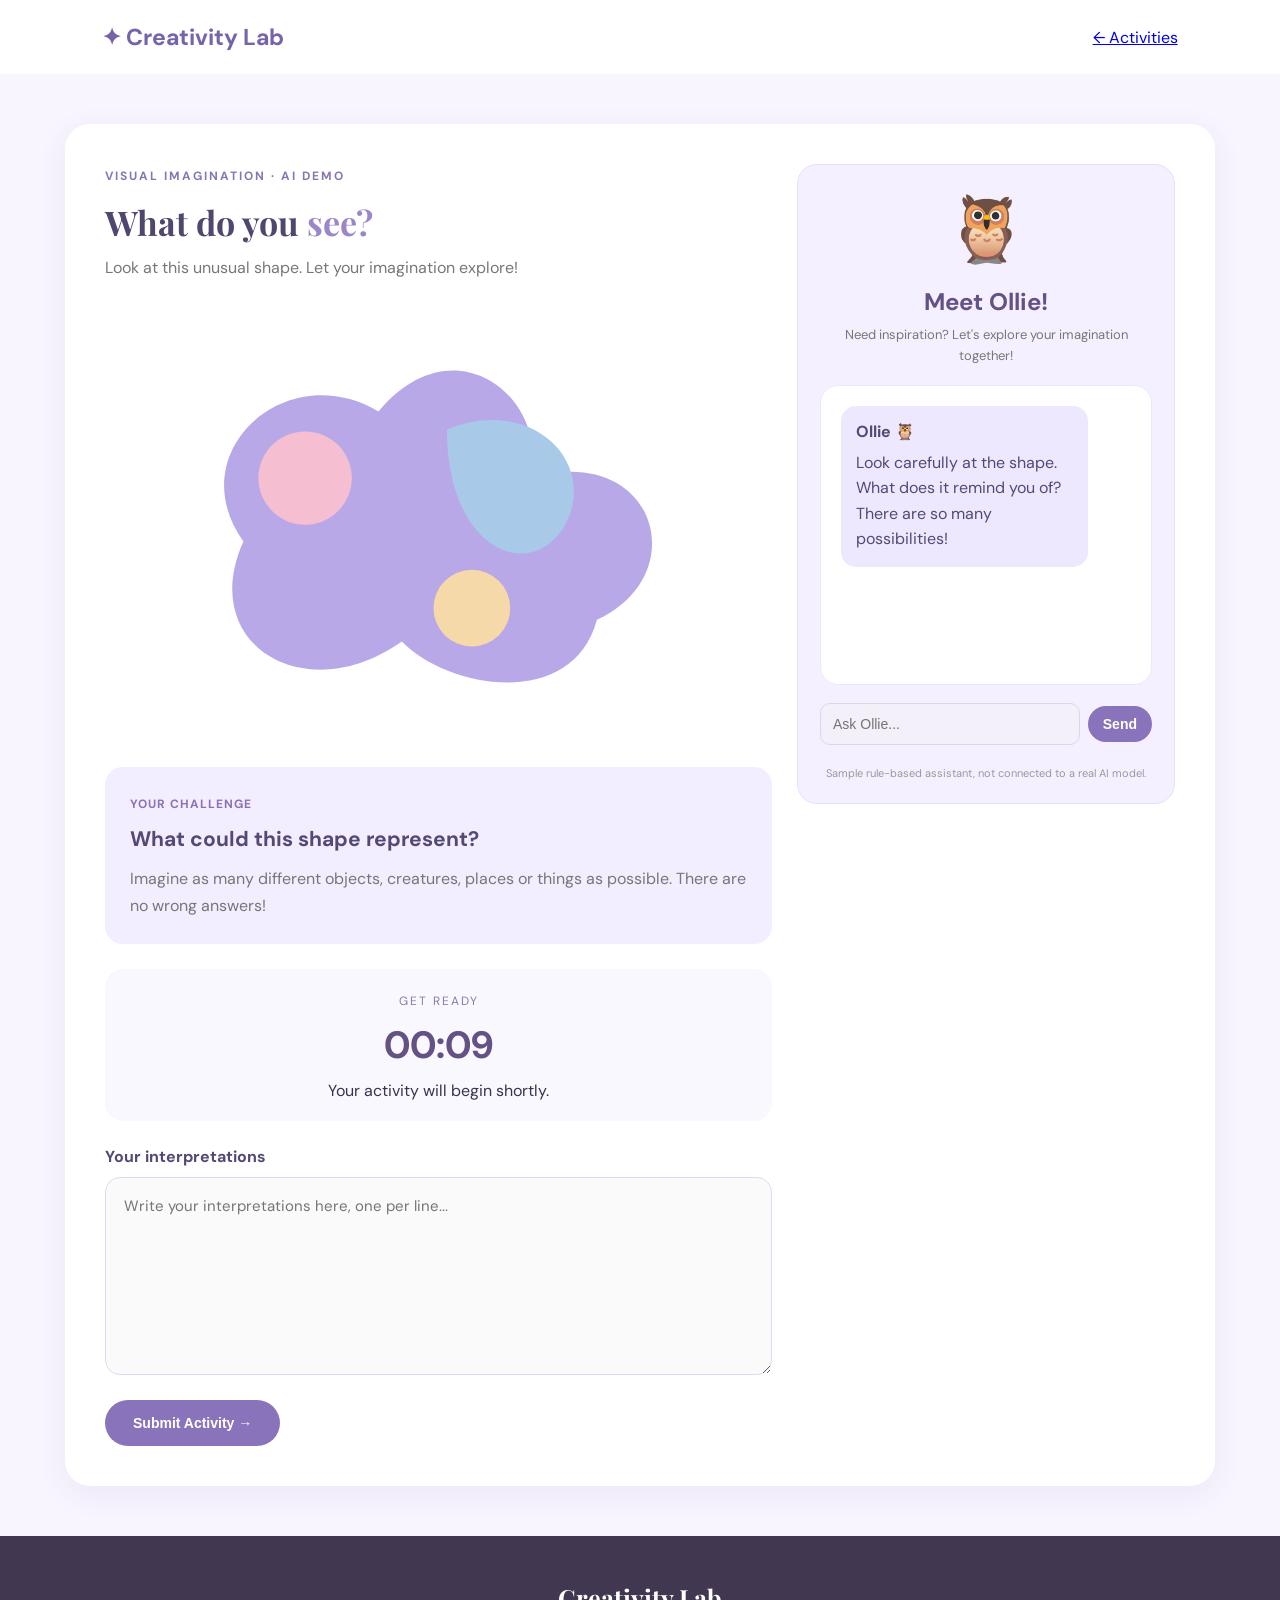
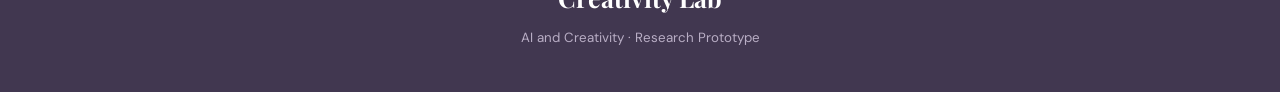
<file: visual.html>
<!DOCTYPE html>
<html lang="en">
<head>
    <meta charset="UTF-8">
    <meta name="viewport" content="width=device-width, initial-scale=1.0">
    <title>Visual Imagination | Creativity Lab</title>
    <link rel="stylesheet" href="style.css">
</head>

<body>

<header class="navbar">
    <div class="logo">✦ Creativity Lab</div>
    <a href="activities.html">← Activities</a>
</header>

<main class="details-page">

<div class="details-card task-card ai-task-layout">

    <section class="task-main">

        <span class="tag">VISUAL IMAGINATION · AI DEMO</span>

        <h1>What do you <span>see?</span></h1>

        <p class="consent-intro">
            Look at this unusual shape. Let your imagination explore!
        </p>

        <div class="visual-art">
            <svg viewBox="0 0 400 260" role="img"
                aria-label="Abstract pastel shape">
                <path d="M83 143 C45 90 108 32 164 65
                C210 10 267 58 255 105
                C330 83 354 163 295 190
                C280 245 205 231 178 203
                C120 244 55 205 83 143Z"
                fill="#B9A8E8"/>
                <circle cx="120" cy="105" r="28" fill="#F5BFD1"/>
                <path d="M205 76 C255 55 296 95 276 133
                C255 169 205 148 205 76Z" fill="#A8C9E8"/>
                <circle cx="220" cy="183" r="23" fill="#F5D9A8"/>
            </svg>
        </div>

        <div class="task-prompt">
            <span>YOUR CHALLENGE</span>
            <h2>What could this shape represent?</h2>
            <p>
                Imagine as many different objects, creatures,
                places or things as possible. There are no wrong answers!
            </p>
        </div>

        <div class="timer-box">
            <span id="timerLabel">GET READY</span>
            <h2 id="timer">00:10</h2>
            <p id="timerMessage">Your activity will begin shortly.</p>
        </div>

        <label for="ideas">Your interpretations</label>

        <textarea id="ideas" rows="8"
            placeholder="Write your interpretations here, one per line..."
            disabled></textarea>

        <button class="primary-button" id="submitBtn" disabled>
            Submit Activity →
        </button>

        <div id="completion" class="completion-message" hidden>
            <h2>Wonderful imagination! ✨</h2>
            <p id="completionMessage"></p>
            <button class="primary-button"
                onclick="window.location.href='activities.html'">
                Back to Activities
            </button>
        </div>

    </section>

    <aside class="owl-panel">

        <div class="owl-avatar">🦉</div>
        <h2>Meet Ollie!</h2>

        <p class="owl-intro">
            Need inspiration? Let's explore your imagination together!
        </p>

        <div class="chat-window" id="chatWindow">
            <div class="owl-message">
                <strong>Ollie 🦉</strong>
                <p>
                    Look carefully at the shape. What does it remind you of?
                    There are so many possibilities!
                </p>
            </div>
        </div>

        <div class="chat-input-area">
            <input type="text" id="userMessage"
                placeholder="Ask Ollie..." disabled>
            <button class="primary-button" id="sendBtn" disabled>
                Send
            </button>
        </div>

        <p class="demo-note">
            Sample rule-based assistant, not connected to a real AI model.
        </p>

    </aside>

</div>
</main>

<footer>
    <h3>Creativity Lab</h3>
    <small>AI and Creativity · Research Prototype</small>
</footer>

<script>

const PREPARATION_SECONDS = 10;
const TASK_MINUTES = 7;

let countdown = PREPARATION_SECONDS;
let timeLeft = TASK_MINUTES * 60;
let taskStarted = false;
let taskFinished = false;
let timerInterval;

const timer = document.getElementById("timer");
const timerLabel = document.getElementById("timerLabel");
const timerMessage = document.getElementById("timerMessage");

const ideas = document.getElementById("ideas");
const submitBtn = document.getElementById("submitBtn");
const userMessage = document.getElementById("userMessage");
const sendBtn = document.getElementById("sendBtn");
const chatWindow = document.getElementById("chatWindow");
const completion = document.getElementById("completion");

const records = {
    task: "Visual Imagination",
    taskOpenedAt: new Date().toISOString(),
    taskStartedAt: null,
    firstResponseAt: null,
    submittedAt: null,
    taskDurationSeconds: null,
    responseCount: 0,
    aiInteractions: []
};

function displayTime(seconds) {
    const minutes = Math.floor(seconds / 60);
    const remaining = seconds % 60;

    timer.textContent =
        String(minutes).padStart(2, "0") + ":" +
        String(remaining).padStart(2, "0");
}

const preparationInterval = setInterval(function() {
    countdown--;
    displayTime(countdown);

    if (countdown <= 0) {
        clearInterval(preparationInterval);
        startTask();
    }
}, 1000);

function startTask() {
    taskStarted = true;
    records.taskStartedAt = new Date().toISOString();

    timerLabel.textContent = "TIME REMAINING";
    timerMessage.textContent = "Your activity has started!";

    displayTime(timeLeft);

    ideas.disabled = false;
    submitBtn.disabled = false;
    userMessage.disabled = false;
    sendBtn.disabled = false;

    timerInterval = setInterval(function() {
        timeLeft--;
        displayTime(timeLeft);

        if (timeLeft <= 0) {
            finishTask("Your seven-minute activity has ended.");
        }
    }, 1000);
}

ideas.addEventListener("input", function() {
    if (!records.firstResponseAt && ideas.value.trim() !== "") {
        records.firstResponseAt = new Date().toISOString();
    }
});

function finishTask(message) {
    if (taskFinished) return;

    taskFinished = true;
    clearInterval(timerInterval);

    records.submittedAt = new Date().toISOString();

    records.taskDurationSeconds = Math.round(
        (new Date(records.submittedAt) -
        new Date(records.taskStartedAt)) / 1000
    );

    records.responseCount = ideas.value
        .split("\n")
        .filter(line => line.trim() !== "").length;

    ideas.disabled = true;
    submitBtn.disabled = true;
    userMessage.disabled = true;
    sendBtn.disabled = true;

    timerLabel.textContent = "ACTIVITY COMPLETED";
    timerMessage.textContent = "Thank you for participating!";

    document.getElementById("completionMessage").textContent = message;
    completion.hidden = false;

    sessionStorage.setItem(
        "visualImaginationDemo",
        JSON.stringify({
            records: records,
            response: ideas.value
        })
    );

    console.log("Visual Imagination demo record:", records);
}

submitBtn.addEventListener("click", function() {
    if (!taskStarted || taskFinished) return;

    if (ideas.value.trim() === "") {
        alert("Please enter at least one interpretation.");
        return;
    }

    finishTask("Your visual creativity response has been submitted!");
});

function addChatMessage(message, className) {
    const bubble = document.createElement("div");
    bubble.className = className;

    if (className === "owl-message") {
        const heading = document.createElement("strong");
        heading.textContent = "Ollie 🦉";
        bubble.appendChild(heading);
    }

    const paragraph = document.createElement("p");
    paragraph.textContent = message;
    bubble.appendChild(paragraph);

    chatWindow.appendChild(bubble);
    chatWindow.scrollTop = chatWindow.scrollHeight;
}

function sendMessage() {
    const message = userMessage.value.trim();

    if (!message || !taskStarted || taskFinished) return;

    addChatMessage(message, "user-message");

    records.aiInteractions.push({
        message: message,
        timestamp: new Date().toISOString()
    });

    const lower = message.toLowerCase();

    const responses = [
        "Could the shape be an animal, a landscape or perhaps an imaginary creature?",
        "Try rotating the shape in your mind. Does it remind you of something new?",
        "What if you imagined this shape as something from outer space?",
        "Could two different parts of the shape represent two objects joined together?",
        "Imagine giving this shape a completely different purpose. What might it become?",
        "What does the outline remind you of when you look at it from another perspective?"
    ];

    let response;

    if (lower.includes("animal")) {
        response = "Wonderful! Could it be a sleeping dragon, a tiny whale or an imaginary creature? What else can you invent?";
    } else if (lower.includes("help")) {
        response = "Try turning the shape around in your imagination. Look for familiar outlines, objects or creatures!";
    } else if (lower.includes("shape") || lower.includes("see")) {
        response = "Look at its curves and smaller sections separately. Can you combine them into something unexpected?";
    } else {
        response = responses[Math.floor(Math.random() * responses.length)];
    }

    userMessage.value = "";

    setTimeout(function() {
        if (!taskFinished) {
            addChatMessage(response, "owl-message");
        }
    }, 400);
}

sendBtn.addEventListener("click", sendMessage);

userMessage.addEventListener("keydown", function(event) {
    if (event.key === "Enter") sendMessage();
});

displayTime(countdown);

</script>

</body>
</html>
</file>
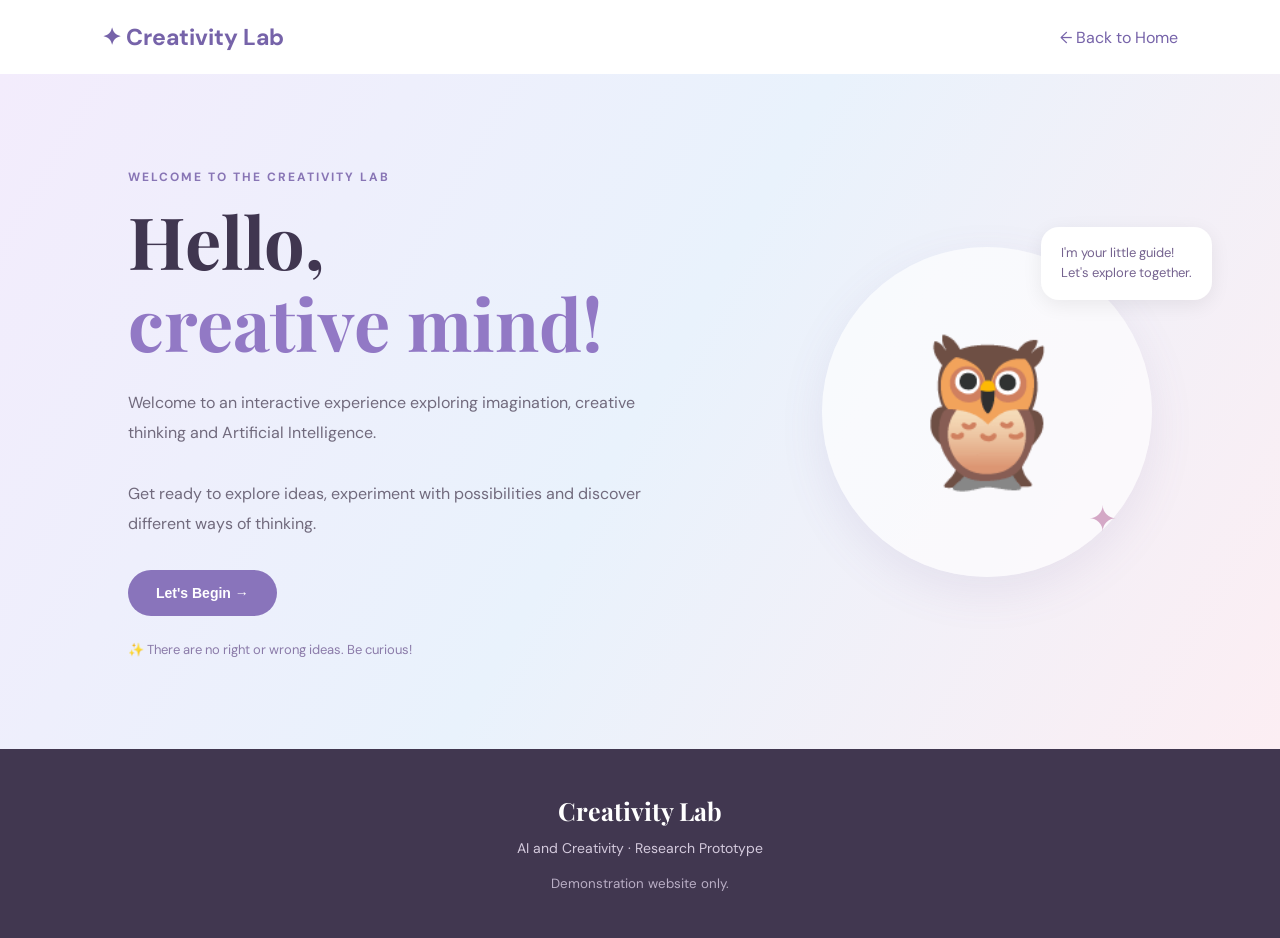
<file: welcome.html>
<!DOCTYPE html>
<html lang="en">
<head>
    <meta charset="UTF-8">
    <meta name="viewport" content="width=device-width, initial-scale=1.0">
    <title>Welcome | Creativity Lab</title>
    <link rel="stylesheet" href="style.css">
</head>

<body>

    <header class="navbar">
        <div class="logo">✦ Creativity Lab</div>
        <a href="index.html" style="text-decoration:none;color:#7663A9;">
            ← Back to Home
        </a>
    </header>

    <main>
        <section class="hero" style="min-height:75vh;">

            <div class="hero-content">
                <span class="tag">WELCOME TO THE CREATIVITY LAB</span>

                <h1>
                    Hello,<br>
                    <span>creative mind!</span>
                </h1>

                <p>
                    Welcome to an interactive experience exploring
                    imagination, creative thinking and Artificial
                    Intelligence.
                </p>

                <p>
                    Get ready to explore ideas, experiment with
                    possibilities and discover different ways of thinking.
                </p>

                <a href="consent.html">
                    <button class="primary-button">
                        Let's Begin →
                    </button>
                </a>

                <div class="hero-note">
                    ✨ There are no right or wrong ideas. Be curious!
                </div>
            </div>

            <div class="owl-container">
                <div class="owl">🦉</div>
                <div class="speech">
                    I'm your little guide!<br>
                    Let's explore together.
                </div>
                <div class="sparkle">✦</div>
            </div>

        </section>
    </main>

    <footer>
        <h3>Creativity Lab</h3>
        <p>AI and Creativity · Research Prototype</p>
        <small>Demonstration website only.</small>
    </footer>

</body>
</html>
</file>
<file: style.css>
@import url('https://fonts.googleapis.com/css2?family=DM+Sans:wght@400;500;600;700&family=Playfair+Display:wght@500;600;700&display=swap');

* {
    margin: 0;
    padding: 0;
    box-sizing: border-box;
    scroll-behavior: smooth;
}

body {
    font-family: 'DM Sans', sans-serif;
    background: #FCFAFF;
    color: #39334D;
}

/* NAVIGATION */

.navbar {
    display: flex;
    align-items: center;
    justify-content: space-between;
    padding: 22px 8%;
    background: #FFFFFF;
}

.logo {
    font-size: 23px;
    font-weight: 700;
    color: #7663A9;
}

nav {
    display: flex;
    gap: 30px;
}

nav a {
    text-decoration: none;
    color: #625B70;
    font-size: 14px;
}

nav a:hover {
    color: #947BCB;
}

.nav-button {
    background: #E9E1F7;
    border: none;
    padding: 12px 22px;
    border-radius: 25px;
    color: #68558F;
    font-weight: 600;
    cursor: pointer;
}

/* HERO SECTION */

.hero {
    min-height: 590px;
    padding: 90px 10%;
    display: flex;
    align-items: center;
    justify-content: space-between;
    gap: 40px;
    background: linear-gradient(120deg, #F3ECFC, #E9F2FC, #FCEEF3);
}

.hero-content {
    max-width: 550px;
}

.tag {
    display: inline-block;
    color: #927BB9;
    font-size: 11px;
    font-weight: 700;
    letter-spacing: 2px;
    margin-bottom: 22px;
}

.hero h1 {
    font-family: 'Playfair Display', serif;
    font-size: clamp(45px, 6vw, 72px);
    line-height: 1.13;
    color: #403650;
    margin-bottom: 25px;
}

.hero h1 span {
    color: #9279C5;
}

.hero-content p {
    font-size: 16px;
    line-height: 1.9;
    color: #716A7D;
    margin-bottom: 30px;
}

.primary-button {
    padding: 15px 28px;
    border: none;
    border-radius: 30px;
    background: #8974BB;
    color: white;
    font-size: 14px;
    font-weight: 600;
    cursor: pointer;
    transition: 0.3s;
}

.primary-button:hover {
    background: #70599F;
    transform: translateY(-3px);
}

.hero-note {
    margin-top: 25px;
    color: #8B7BA9;
    font-size: 13px;
}

/* OWL */

.owl-container {
    position: relative;
    width: 330px;
    height: 330px;
    background: rgba(255,255,255,0.65);
    border-radius: 50%;
    display: flex;
    align-items: center;
    justify-content: center;
    box-shadow: 0 15px 45px rgba(116, 94, 160, 0.10);
}

.owl {
    font-size: 145px;
    animation: float 3s ease-in-out infinite;
}

.speech {
    position: absolute;
    top: -20px;
    right: -60px;
    background: white;
    padding: 16px 20px;
    border-radius: 18px;
    color: #75638F;
    font-size: 13px;
    line-height: 1.6;
    box-shadow: 0 5px 20px rgba(0,0,0,0.07);
}

.sparkle {
    position: absolute;
    bottom: 35px;
    right: 35px;
    color: #D4A8C6;
    font-size: 35px;
}

@keyframes float {
    0%, 100% { transform: translateY(0); }
    50% { transform: translateY(-12px); }
}

/* ABOUT */

.about {
    text-align: center;
    padding: 90px 20%;
    background: #FFFFFF;
}

.about h2,
.activities h2 {
    font-family: 'Playfair Display', serif;
    font-size: 38px;
    color: #453B58;
    margin-bottom: 20px;
}

.about p,
.activities > p {
    max-width: 650px;
    margin: auto;
    color: #777080;
    line-height: 1.9;
    font-size: 15px;
}

/* ACTIVITIES */

.activities {
    text-align: center;
    padding: 90px 8%;
    background: #F8F5FC;
}

.activity-grid {
    display: grid;
    grid-template-columns: repeat(3, 1fr);
    gap: 25px;
    margin-top: 45px;
}

.activity-card {
    background: white;
    padding: 35px 25px;
    border-radius: 22px;
    text-align: left;
    box-shadow: 0 8px 30px rgba(90, 73, 120, 0.06);
    transition: 0.3s;
}

.activity-card:hover {
    transform: translateY(-7px);
}

.card-icon {
    font-size: 36px;
    margin-bottom: 20px;
}

.activity-card h3 {
    color: #55466E;
    font-size: 19px;
    margin-bottom: 12px;
}

.activity-card p {
    color: #81798C;
    font-size: 14px;
    line-height: 1.8;
    margin-bottom: 20px;
}

.activity-card span {
    color: #987DBF;
    font-size: 12px;
    font-weight: 700;
}

/* FOOTER */

footer {
    background: #413750;
    color: white;
    text-align: center;
    padding: 45px 20px;
}

footer h3 {
    font-family: 'Playfair Display', serif;
    font-size: 25px;
    margin-bottom: 12px;
}

footer p {
    color: #D4CADD;
    margin-bottom: 15px;
    font-size: 14px;
}

footer small {
    color: #B9AEC5;
}

/* MOBILE RESPONSIVE */

@media (max-width: 800px) {
    .navbar {
        flex-wrap: wrap;
        gap: 18px;
    }

    nav {
        order: 3;
        width: 100%;
        justify-content: center;
        gap: 18px;
    }

    .hero {
        flex-direction: column;
        text-align: center;
        padding: 65px 7%;
    }

    .owl-container {
        width: 240px;
        height: 240px;
        margin-top: 35px;
    }

    .owl {
        font-size: 110px;
    }

    .speech {
        right: -25px;
        top: -35px;
    }

    .activity-grid {
        grid-template-columns: 1fr;
    }

    .about {
        padding: 70px 8%;
    }
}

/* Creativity task page */

.details-page {
    min-height: 75vh;
    display: flex;
    justify-content: center;
    align-items: center;
    padding: 50px 20px;
    background: #f8f5ff;
}

.task-card {
    width: 100%;
    max-width: 750px;
    background: white;
    padding: 40px;
    border-radius: 25px;
    box-shadow: 0 8px 30px rgba(90, 70, 130, 0.08);
}

.tag {
    display: inline-block;
    color: #8875b5;
    font-size: 12px;
    font-weight: bold;
    letter-spacing: 2px;
    margin-bottom: 15px;
}

.task-card h1 {
    font-family: 'Playfair Display', serif;
    color: #51466f;
    font-size: 34px;
    margin-bottom: 12px;
}

.task-card h1 span {
    color: #9b86c9;
}

.consent-intro {
    color: #777;
    margin-bottom: 25px;
}

.task-prompt {
    background: #f2edff;
    border-radius: 18px;
    padding: 25px;
    margin: 25px 0;
}

.task-prompt span {
    color: #8973b4;
    font-size: 12px;
    font-weight: bold;
    letter-spacing: 1px;
}

.task-prompt h2 {
    color: #554873;
    margin: 12px 0;
    font-size: 21px;
}

.task-prompt p {
    color: #777;
    line-height: 1.7;
}

.timer-box {
    text-align: center;
    background: #faf8ff;
    padding: 20px;
    border-radius: 18px;
    margin-bottom: 25px;
}

.timer-box span {
    color: #8a7aa8;
    font-size: 12px;
    letter-spacing: 2px;
}

.timer-box h2 {
    font-size: 38px;
    color: #635283;
    margin: 10px 0;
}

.task-card label {
    display: block;
    color: #554873;
    font-weight: bold;
    margin-bottom: 10px;
}

.task-card textarea {
    width: 100%;
    padding: 18px;
    border: 1px solid #e2d9f1;
    border-radius: 15px;
    resize: vertical;
    font-family: inherit;
    font-size: 15px;
    outline: none;
    margin-bottom: 20px;
}

.task-card textarea:focus {
    border-color: #9b86c9;
}

.demo-note {
    text-align: center;
    color: #999;
    font-size: 12px;
    margin-top: 20px;
}

.completion-message {
    text-align: center;
    background: #f2edff;
    border-radius: 18px;
    padding: 25px;
    margin-top: 25px;
}

.completion-message h2 {
    color: #635283;
}

@media (max-width: 600px) {
    .task-card {
        padding: 25px;
    }

    .task-card h1 {
        font-size: 27px;
    }
}

/* AI Owl Assistant */

.owl-avatar {
    font-size: 65px;
    text-align: center;
    margin-bottom: 15px;
}

.chat-window {
    background: #faf8ff;
    border: 1px solid #eee7fa;
    border-radius: 18px;
    padding: 20px;
    height: 320px;
    overflow-y: auto;
    margin: 25px 0;
}

.owl-message {
    background: #eee8ff;
    padding: 15px;
    border-radius: 15px;
    max-width: 85%;
    margin-bottom: 15px;
    color: #554873;
}

.owl-message p {
    margin: 8px 0 0;
    line-height: 1.6;
}

.user-message {
    background: #e5efff;
    color: #435778;
    padding: 15px;
    border-radius: 15px;
    max-width: 85%;
    margin: 15px 0 15px auto;
    overflow-wrap: anywhere;
}

.chat-input-area {
    display: flex;
    gap: 10px;
    align-items: center;
}

.chat-input-area input {
    flex: 1;
    min-width: 0;
    padding: 15px;
    border: 1px solid #ded5ed;
    border-radius: 12px;
    font-size: 14px;
}

.chat-input-area input:focus {
    outline: none;
    border-color: #9b86c9;
}

@media (max-width: 500px) {
    .chat-input-area {
        flex-direction: column;
    }

    .chat-input-area input,
    .chat-input-area button {
        width: 100%;
    }
}

/* AI-assisted creativity task layout */

.ai-task-layout {
    max-width: 1150px;
    display: grid;
    grid-template-columns: 1.5fr 0.85fr;
    gap: 25px;
    align-items: start;
}

.task-main {
    min-width: 0;
}

.owl-panel {
    background: #f5f0ff;
    border: 1px solid #e8def8;
    border-radius: 20px;
    padding: 22px;
    position: sticky;
    top: 20px;
}

.owl-panel h2 {
    text-align: center;
    color: #635283;
    margin: 8px 0;
}

.owl-intro {
    text-align: center;
    color: #777;
    font-size: 13px;
    line-height: 1.6;
}

.owl-panel .chat-window {
    height: 300px;
    background: #fff;
    margin: 18px 0;
}

.owl-panel .chat-input-area {
    display: flex;
    gap: 8px;
}

.owl-panel .chat-input-area input {
    width: 100%;
    min-width: 0;
    padding: 12px;
    border: 1px solid #ded5ed;
    border-radius: 10px;
}

.owl-panel .chat-input-area button {
    padding: 10px 15px;
}

.ai-task-layout .task-main textarea {
    width: 100%;
    box-sizing: border-box;
}

.ai-task-layout .demo-note {
    font-size: 11px;
    line-height: 1.5;
}

@media (max-width: 750px) {
    .ai-task-layout {
        grid-template-columns: 1fr;
    }

    .owl-panel {
        position: static;
    }
}

/* RESEARCHER DASHBOARD */

.dashboard-page {
    background: #faf8ff;
    min-height: 100vh;
    padding: 45px 6%;
}

.dashboard-heading {
    margin-bottom: 35px;
}

.dashboard-heading h1 {
    font-family: 'Playfair Display', serif;
    color: #554873;
    font-size: 38px;
    margin: 12px 0;
}

.dashboard-heading h1 span {
    color: #9b86c9;
}

.dashboard-heading p {
    color: #777;
}

.dashboard-stats {
    display: grid;
    grid-template-columns: repeat(4, 1fr);
    gap: 18px;
    margin-bottom: 40px;
}

.stat-card {
    background: white;
    padding: 23px;
    border-radius: 18px;
    border: 1px solid #eee7fa;
    box-shadow: 0 5px 20px rgba(90,70,130,0.05);
}

.stat-card span {
    color: #8c7aa9;
    font-size: 11px;
    font-weight: bold;
    letter-spacing: 1px;
}

.stat-card h2 {
    color: #65528c;
    font-size: 32px;
    margin: 12px 0 5px;
}

.stat-card p {
    color: #999;
    font-size: 12px;
}

.dashboard-section {
    background: white;
    border: 1px solid #eee7fa;
    border-radius: 20px;
    padding: 28px;
    margin-bottom: 25px;
    box-shadow: 0 5px 20px rgba(90,70,130,0.04);
}

.dashboard-section h2 {
    color: #554873;
    margin-bottom: 10px;
}

.dashboard-section > p {
    color: #888;
    font-size: 14px;
    margin-bottom: 22px;
}

.table-container {
    width: 100%;
    overflow-x: auto;
}

.dashboard-section table {
    width: 100%;
    border-collapse: collapse;
    min-width: 650px;
    text-align: left;
}

.dashboard-section th {
    background: #f3effb;
    color: #65528c;
    padding: 15px;
    font-size: 12px;
}

.dashboard-section td {
    padding: 15px;
    border-bottom: 1px solid #f0edf5;
    color: #666;
    font-size: 13px;
}

.status-complete {
    background: #e9f6ee;
    color: #548b69;
    padding: 6px 10px;
    border-radius: 20px;
    font-size: 11px;
}

.overview-grid {
    display: grid;
    grid-template-columns: 1fr 1fr;
    gap: 20px;
}

.overview-card {
    background: #faf8ff;
    padding: 22px;
    border-radius: 16px;
}

.overview-card h3 {
    color: #65528c;
    margin-bottom: 20px;
}

.bar-item {
    margin: 18px 0;
    color: #777;
    font-size: 13px;
}

.bar {
    height: 10px;
    background: #e9e2f5;
    border-radius: 20px;
    margin-top: 8px;
    overflow: hidden;
}

.bar div {
    height: 100%;
    background: #a895d1;
    border-radius: 20px;
}

.ai-stat {
    display: flex;
    justify-content: space-between;
    gap: 10px;
    border-bottom: 1px solid #e9e2f5;
    padding: 15px 0;
    color: #777;
    font-size: 13px;
}

.ai-stat strong {
    color: #65528c;
}

@media (max-width: 900px) {
    .dashboard-stats {
        grid-template-columns: repeat(2, 1fr);
    }
}

@media (max-width: 600px) {
    .dashboard-page {
        padding: 30px 16px;
    }

    .dashboard-stats,
    .overview-grid {
        grid-template-columns: 1fr;
    }

    .dashboard-heading h1 {
        font-size: 29px;
    }

    .dashboard-section {
        padding: 18px;
    }
}

/* RESEARCHER LOGIN PAGE */

.login-container {
    min-height: 100vh;
    display: flex;
    justify-content: center;
    align-items: center;
    padding: 25px;
    background: linear-gradient(135deg, #f4efff, #edf3ff, #fff0f5);
}

.login-card {
    width: 100%;
    max-width: 430px;
    background: white;
    padding: 45px 35px;
    border-radius: 25px;
    text-align: center;
    box-shadow: 0 12px 40px rgba(90, 70, 130, 0.10);
}

.login-owl {
    font-size: 65px;
    margin-bottom: 15px;
}

.login-label {
    color: #9b86c9;
    font-size: 11px;
    letter-spacing: 2px;
    font-weight: bold;
}

.login-card h1 {
    font-family: 'Playfair Display', serif;
    color: #554873;
    font-size: 34px;
    margin: 15px 0;
}

.login-description {
    color: #888;
    font-size: 14px;
    margin-bottom: 30px;
}

.login-card form {
    text-align: left;
}

.login-card label {
    display: block;
    color: #65528c;
    font-size: 13px;
    margin-bottom: 9px;
}

.login-card input {
    width: 100%;
    padding: 14px;
    border: 1px solid #e5dcf3;
    border-radius: 12px;
    margin-bottom: 18px;
    font-size: 14px;
    box-sizing: border-box;
}

.login-button {
    width: 100%;
    padding: 15px;
    border: none;
    border-radius: 12px;
    background: #a895d1;
    color: white;
    font-size: 14px;
    cursor: pointer;
}

.login-button:hover {
    background: #8975b8;
}

.login-error {
    color: #d46d85;
    font-size: 12px;
}

.back-home {
    display: inline-block;
    margin-top: 25px;
    color: #8975b8;
    text-decoration: none;
    font-size: 13px;
}

.login-note {
    color: #aaa;
    font-size: 11px;
    margin-top: 25px;
}
</file>
